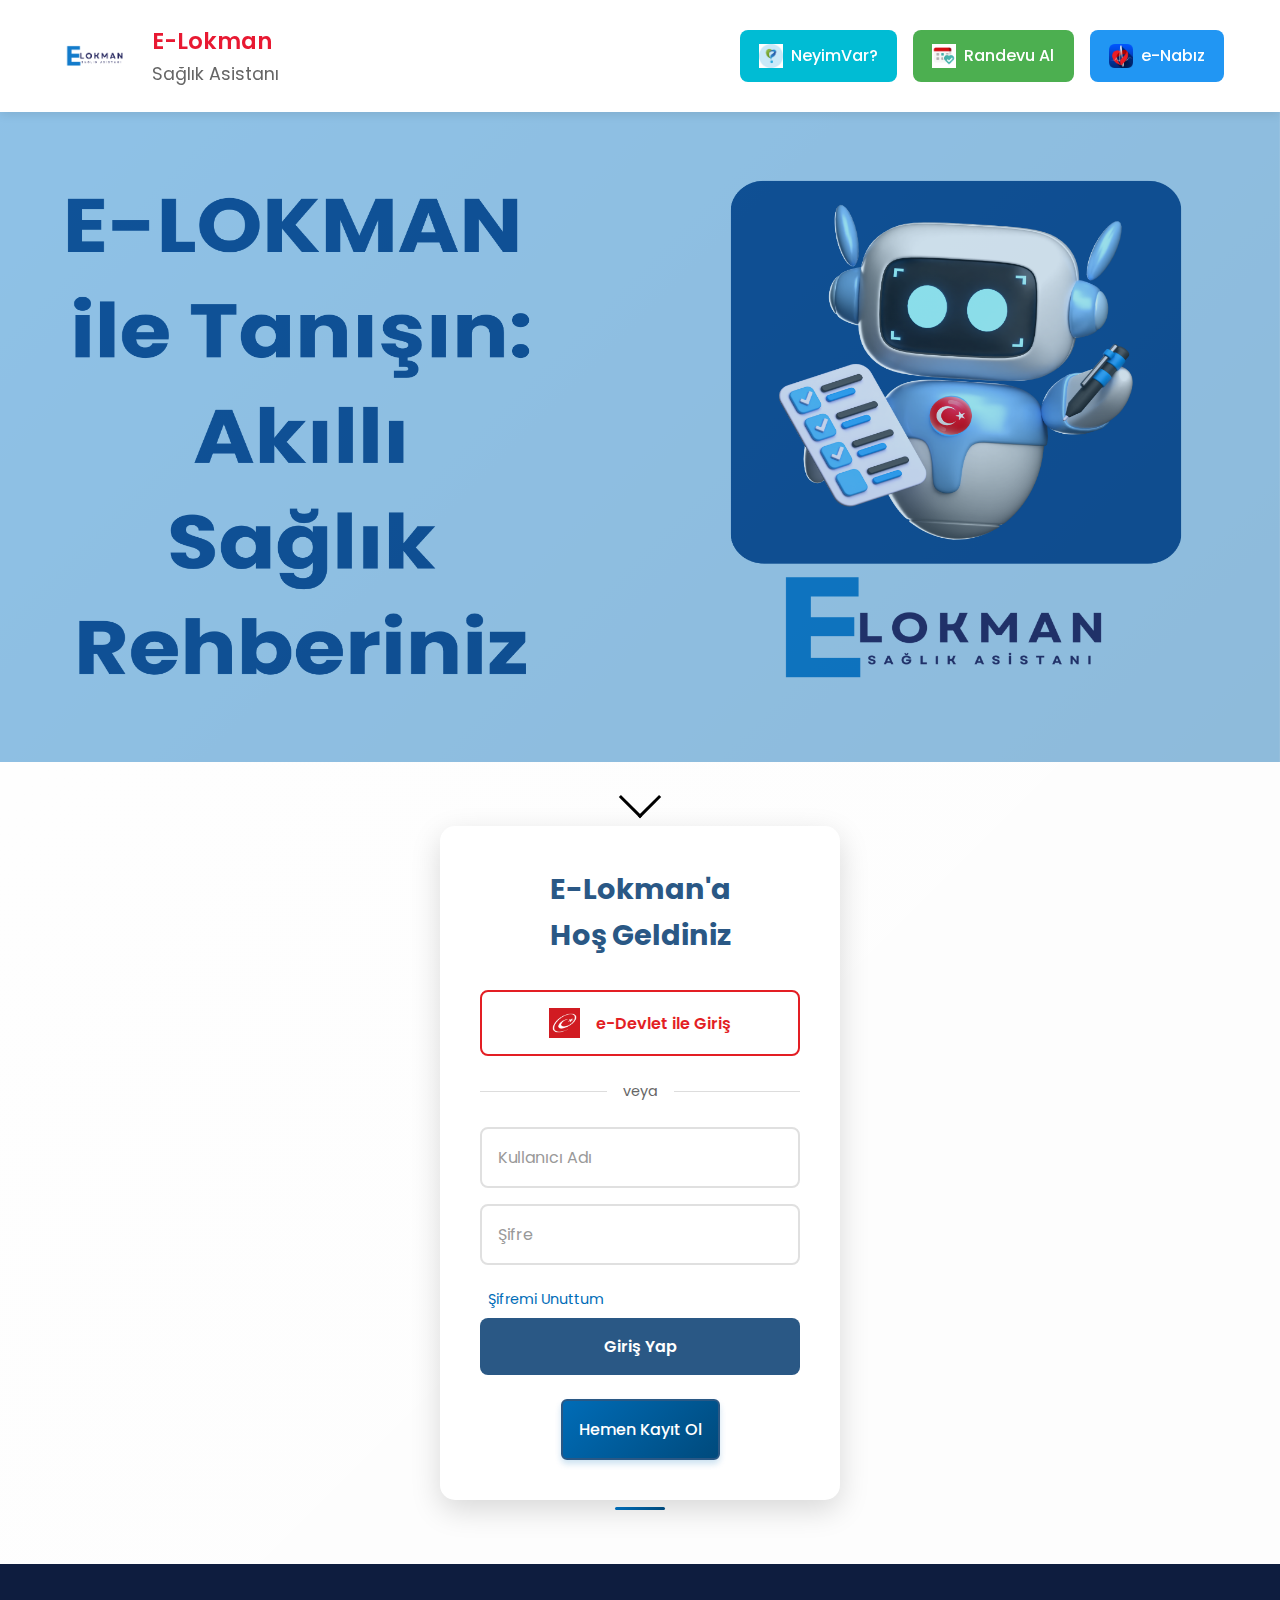
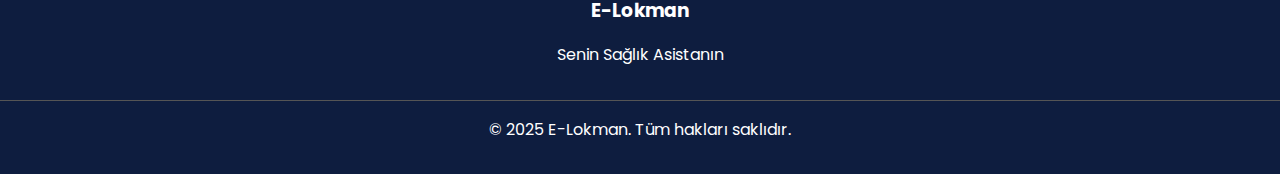
<file: index.html>
<!DOCTYPE html>
<html lang="tr">
<head>
    <meta charset="UTF-8">
    <meta name="viewport" content="width=device-width, initial-scale=1.0">
    <title>E-Lokman</title>
    <link rel="stylesheet" href="style.css">
    <link rel="stylesheet" href="https://cdnjs.cloudflare.com/ajax/libs/font-awesome/6.0.0/css/all.min.css">
</head>
<body>
    <header>
        <div class="header-container">
            <a href="/" class="logo">
                 <img src="img/elokman.png" alt="E-Lokman Logo" class="logo-img">
                <div class="logo-text">
                    <span>E-Lokman</span>
                    <span>Sağlık Asistanı</span>
                </div>
            </a>

                <div class="nav-buttons">
                 <a href="https://neyimvar.gov.tr" target="_blank" class="nav-btn neyim-var">
                     <img src="img/neyimvar.jpeg" alt="Neyim Var">
                     <span>NeyimVar?</span>
                 </a>
                 <a href="https://mhrs.gov.tr" target="_blank" class="nav-btn randevu">
                     <img src="img/mhrs-logo.png" alt="Randevu Al">
                     <span>Randevu Al</span>
                 </a>
                 <a href="https://enabiz.gov.tr" target="_blank" class="nav-btn e-nabiz">
                     <img src="img/enabız.png" alt="e-Nabız">
                     <span>e-Nabız</span>
                 </a>

             </div>
        </div>
    </header>

    <section class="hero-section">
        <img src="img/lokmantanıtım.png" alt="AI Asistan">
    </section>

    <div class="scroll-arrow" id="scrollArrow"></div>

    <main>
        <div class="giris-container">
            <h2>E-Lokman'a <br> Hoş Geldiniz</h2>
            <div class="giris-secenekleri">
                <div class="edevlet-giris">
                    <button onclick="window.open('https://giris.turkiye.gov.tr/Giris/', '_blank')"> <img src="img/edevlett.png" alt="e-Devlet Logo">
                        <p>e-Devlet ile Giriş</p>
                    </button>
                </div>

                <div class="form-ayrac">
                    <span>veya</span>
                </div>

                <div class="login-container">
                    <form id="loginForm">
                        <div class="input-group">
                            <input type="text" id="username" placeholder="Kullanıcı Adı" required>
                        </div>
                        <div class="input-group">
                            <input type="password" id="password" placeholder="Şifre" required>
                        </div>
                        <div class="sifremi-unuttum-container">
                            <button type="button" class="sifremi-unuttum-btn" id="sifremiUnuttumBtn">Şifremi Unuttum</button>
                        </div>
                        <button type="submit" class="login-btn">Giriş Yap</button>
                    </form>
                </div>

                <div class="kayit-link">
                    <button class="kayit-btn" id="kayitBtn">Hemen Kayıt Ol</button>
                </div>
            </div>

        <div id="kayitModal" class="modal">
            <div class="modal-icerik">
                <span class="kapat">&times;</span>
                <h2>Kayıt Ol</h2>
                <div class="form-scroll">
                    <form id="kayitFormu">
                        <div class="form-grup"><label for="tc">T.C. Kimlik No:</label><input type="text" id="tc" maxlength="11" pattern="\d{11}" required></div>
                        <div class="form-grup"><label for="ad">Ad:</label><input type="text" id="ad" required></div>
                        <div class="form-grup"><label for="soyad">Soyad:</label><input type="text" id="soyad" required></div>
                        <div class="form-grup cinsiyet-grup">
                            <label>Cinsiyet:</label>
                            <div class="cinsiyet-secenekleri">
                                <label class="cinsiyet-radio">
                                    <input type="radio" name="cinsiyet" value="erkek" required>
                                    <span class="radio-label">
                                        <i class="fas fa-mars"></i>
                                        Erkek
                                    </span>
                                </label>
                                <label class="cinsiyet-radio">
                                    <input type="radio" name="cinsiyet" value="kadin" required>
                                    <span class="radio-label">
                                        <i class="fas fa-venus"></i>
                                        Kadın
                                    </span>
                                </label>
                            </div>
                        </div>
                        <div class="form-grup"><label for="dogumTarihi">Doğum Tarihi:</label><input type="date" id="dogumTarihi" required></div>
                        <div class="form-grup"><label for="telefon">Telefon:</label><input type="tel" id="telefon" pattern="\d{10}" placeholder="5XX XXX XX XX" required></div>
                        <div class="form-grup"><label for="kayitEposta">E-posta:</label><input type="email" id="kayitEposta" required></div>
                        <div class="form-grup"><label for="kayitSifre">Şifre:</label><input type="password" id="kayitSifre" required></div>
                        <div class="form-grup"><label for="sifreTekrar">Şifre Tekrar:</label><input type="password" id="sifreTekrar" required></div>
                        <div class="form-grup">
                            <label class="checkbox-label">
                                <input type="checkbox" id="kvkkOnay" required>
                                <a href="#" id="kvkkLink">KVKK</a> metnini okudum ve onaylıyorum
                            </label>
                        </div>
                        <button type="submit" class="kayit-gonder-btn"><span>Kayıt Ol</span><div class="dalga"></div></button>
                    </form>
                </div>
            </div>
        </div>

        <div id="sifremiUnuttumModal" class="modal">
            <div class="modal-icerik">
                <span class="kapat">&times;</span>
                <h2>Şifremi Unuttum</h2>
                <form id="sifremiUnuttumFormu">
                    <div class="form-grup"><label for="sifremiUnuttumEposta">E-posta:</label><input type="email" id="sifremiUnuttumEposta" required></div>
                    <button type="submit" class="sifre-sifirla-btn"><span>Şifre Sıfırlama Linki Gönder</span><div class="dalga"></div></button>
                </form>
            </div>
        </div>

    </main>

    <footer>
        <div class="footer-icerik">
            <div class="footer-bolum">
                <h3>E-Lokman</h3>
                <p>Senin Sağlık Asistanın</p>
            </div>
        </div>
        <div class="footer-alt">
            <p>&copy; 2025 E-Lokman. Tüm hakları saklıdır.</p> </div>
    </footer>

    <!-- KVKK Modal -->
    <div id="kvkkModal" class="modal">
        <div class="modal-icerik kvkk-modal">
            <span class="kapat">&times;</span>
            <h2>Kişisel Verilerin Korunması Aydınlatma Metni</h2>
            <div class="kvkk-icerik">
                <p>E-Lokman Web Sağlık Asistanı olarak, kullanıcılarımızın gizliliğini önemsiyor ve 6698 sayılı Kişisel Verilerin Korunması Kanunu ("KVKK") kapsamında kişisel verilerinizin güvenliğini sağlamak için gerekli tüm teknik ve idari tedbirleri alıyoruz.</p>

                <h3>1. Veri Sorumlusu</h3>
                <p>İşbu metin kapsamında veri sorumlusu, [E-Lokman geliştirici ekibi]'dir. Sorularınız için bizimle [e-posta adresi] üzerinden iletişime geçebilirsiniz.</p>

                <h3>2. Toplanan Veriler</h3>
                <p>Sistemimiz üzerinden aşağıdaki kişisel veriler toplanabilir:</p>
                <ul>
                    <li>Ad, yaş, cinsiyet</li>
                    <li>Sağlık verileri (semptom bilgileri, giriş yapılan sorular)</li>
                    <li>Giriş tarih/saat bilgisi</li>
                    <li>Cihaz ve tarayıcı bilgileri (tanımlama amacıyla)</li>
                </ul>

                <h3>3. Verilerin İşlenme Amacı</h3>
                <p>Kişisel verileriniz;</p>
                <ul>
                    <li>Semptomlara dayalı sağlık tahmini sağlamak</li>
                    <li>Kişiselleştirilmiş öneriler sunmak</li>
                    <li>Randevu ve ilaç hatırlatmaları yapmak</li>
                    <li>Sistem performansını iyileştirmek</li>
                </ul>
                <p>amaçlarıyla sınırlı olarak işlenmektedir.</p>

                <h3>4. Veri Saklama Süresi</h3>
                <p>Verileriniz yalnızca hizmet süresi boyunca ve KVKK'ya uygun olarak gerekli süre kadar saklanır. Talep etmeniz durumunda verileriniz silinebilir veya anonimleştirilebilir.</p>

                <h3>5. Veri Aktarımı</h3>
                <p>Kişisel verileriniz, yurt dışına aktarılmamakta olup yalnızca sistem içi analiz ve yapay zeka süreçleri için kullanılmaktadır. Üçüncü kişilerle paylaşılmaz.</p>

                <h3>6. Haklarınız</h3>
                <p>KVKK'nın 11. maddesi uyarınca, kişisel verilerinizle ilgili olarak;</p>
                <ul>
                    <li>Bilgi alma</li>
                    <li>Düzeltme veya silinmesini talep etme</li>
                    <li>İşlenme amacını öğrenme</li>
                    <li>İtiraz etme</li>
                </ul>
                <p>haklarına sahipsiniz.</p>
            </div>
        </div>
    </div>

    <script src="script.js"></script>
</body>
</html>
</file>
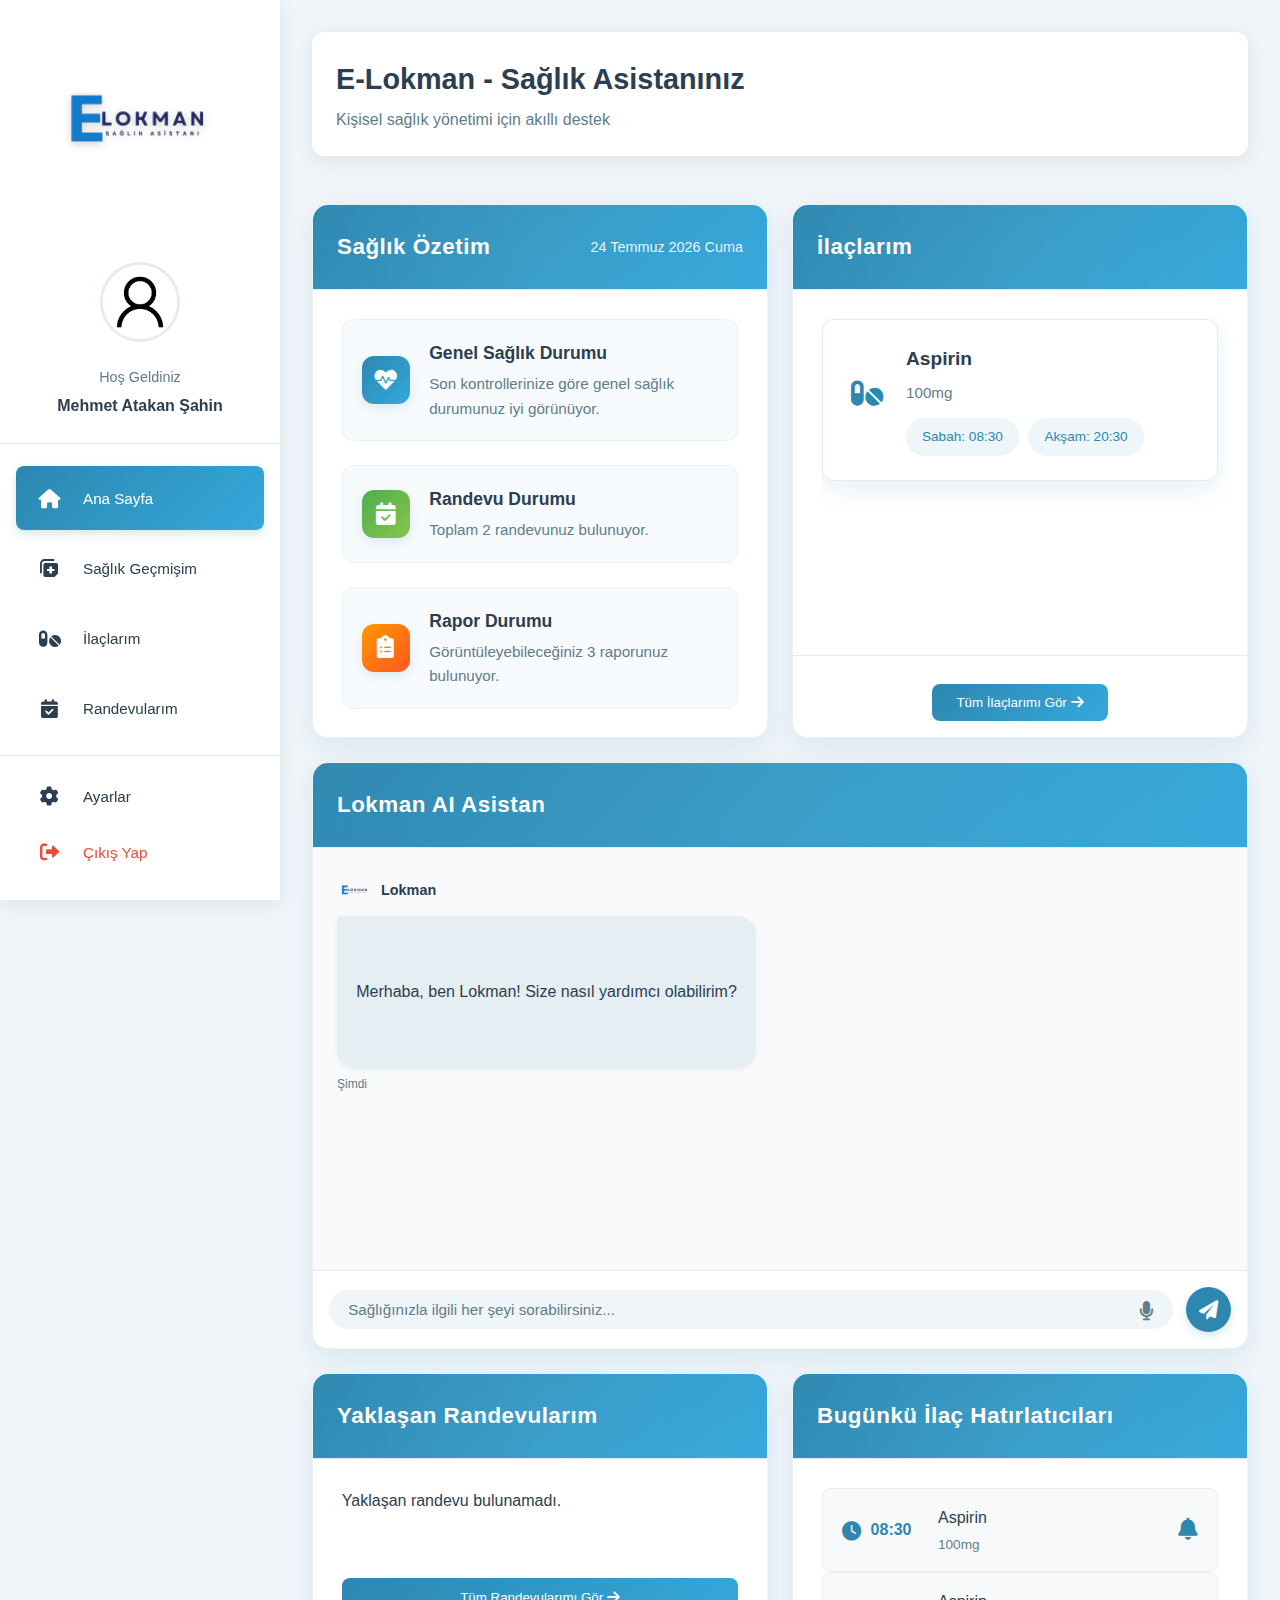
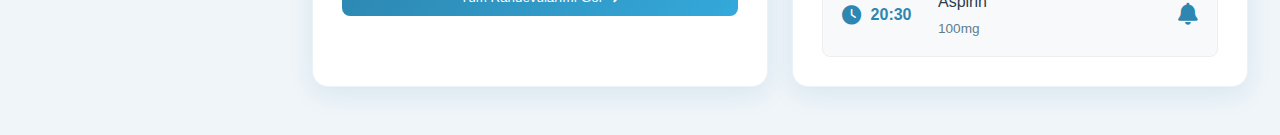
<file: ana-panel.html>
<!DOCTYPE html>
<html lang="tr">
<head>
    <meta charset="UTF-8">
    <meta name="viewport" content="width=device-width, initial-scale=1.0">
    <title>E-Lokman - Sağlık Asistanın</title>
    <link rel="stylesheet" href="ana-panel.css">
    <link rel="stylesheet" href="https://cdnjs.cloudflare.com/ajax/libs/font-awesome/6.0.0/css/all.min.css">
</head>
<body>
    <div class="container">
        <div class="sidebar" id="sidebar">
            <div class="logo-container">
                <img src="img/elokman.png" alt="E-Lokman Logo" class="logo">
            </div>

            <div class="user-info">
                <img src="img/user.png" alt="Kullanıcı Profili" class="user-avatar" id="userAvatar">
                <div class="user-details">
                    <h3>Hoş Geldiniz</h3>
                    <p id="userNameDisplay">Mehmet Atakan Şahin</p> </div>
            </div>

            <div class="side-nav">
                <button class="nav-btn active" data-section="homePage">
                    <div class="btn-icon"><i class="fas fa-home"></i></div>
                    <div class="btn-content"><span class="btn-title">Ana Sayfa</span></div>
                </button>
                <button class="nav-btn" data-section="healthHistory">
                    <div class="btn-icon"><i class="fas fa-notes-medical"></i></div>
                    <div class="btn-content"><span class="btn-title">Sağlık Geçmişim</span></div>
                </button>
                <button class="nav-btn" data-section="medications">
                    <div class="btn-icon"><i class="fas fa-pills"></i></div>
                    <div class="btn-content"><span class="btn-title">İlaçlarım</span></div>
                </button>
                <button class="nav-btn" data-section="appointments">
                    <div class="btn-icon"><i class="fas fa-calendar-check"></i></div>
                    <div class="btn-content"><span class="btn-title">Randevularım</span></div>
                </button>
                <button class="nav-btn" data-section="reports"> <div class="btn-icon"><i class="fas fa-clipboard-list"></i></div> <div class="btn-content"><span class="btn-title">Sağlık Raporlarım</span></div> </button> </div>

            <div class="sidebar-footer">
                <button class="settings-btn" id="settingsBtn">
                    <i class="fas fa-cog"></i>
                    <span>Ayarlar</span>
                </button>
                <button class="logout-btn" id="logoutBtn">
                    <i class="fas fa-sign-out-alt"></i>
                    <span>Çıkış Yap</span>
                </button>
            </div>
        </div>

        <div class="main-content" id="mainContent">

            <div class="content-section" id="homePage" style="display: block;"> <div class="content-header"> <div class="header-title"> <h1>E-Lokman - Sağlık Asistanınız</h1> <p>Kişisel sağlık yönetimi için akıllı destek</p> </div> </div> <div class="dashboard-grid">
                    <div class="dashboard-card summary-card">
                        <div class="card-header">
                            <h2>Sağlık Özetim</h2>
                            <span class="card-date" id="currentDate"></span> </div>
                        <div class="card-content" id="healthSummaryContent">
                            <div class="summary-item">
                                <div class="summary-icon health-status"><i class="fas fa-heartbeat"></i></div>
                                <div class="summary-details">
                                    <h3 id="summaryStatus">Genel Sağlık Durumu</h3>
                                    <p id="summaryStatusDesc">Yükleniyor...</p>
                                </div>
                            </div>
                            <div class="summary-item">
                                <div class="summary-icon appointments"><i class="fas fa-calendar-check"></i></div>
                                <div class="summary-details">
                                    <h3 id="summaryAppointments">Randevu Durumu</h3>
                                    <p id="summaryAppointmentsDesc">Yükleniyor...</p>
                                </div>
                            </div>
                            <div class="summary-item">
                                <div class="summary-icon reports"><i class="fas fa-clipboard-list"></i></div>
                                <div class="summary-details">
                                    <h3 id="summaryReports">Rapor Durumu</h3>
                                    <p id="summaryReportsDesc">Yükleniyor...</p>
                                </div>
                            </div>
                        </div>
                    </div>

                    <div class="dashboard-card medications-card">
                        <div class="card-header">
                            <h2>İlaçlarım</h2>
                        </div>
                        <div class="card-content">
                            <div class="medications-list" id="homeMedicationsList">
                                <p>İlaç bulunamadı.</p>
                            </div>
                            <div class="view-all-container">
                                <button class="view-all-btn" data-section-target="medications">
                                    <span>Tüm İlaçlarımı Gör</span>
                                    <i class="fas fa-arrow-right"></i>
                                </button>
                            </div>
                        </div>
                    </div>

                    <div class="dashboard-card ai-assistant-card">
                        <div class="card-header">
                            <h2>Lokman AI Asistan</h2>
                        </div>
                        <div class="card-content">
                            <div class="ai-chat-container">
                                <div class="chat-messages" id="chatMessages">
                                    <div class="message ai">
                                        <div class="message-info">
                                            <img src="img/elokman.png" alt="AI" class="message-avatar">
                                            <span class="message-sender">Lokman</span>
                                        </div>
                                        <div class="message-bubble">
                                            <p>Merhaba, ben Lokman! Size nasıl yardımcı olabilirim?</p>
                                        </div>
                                        <span class="message-time">Şimdi</span>
                                    </div>
                                </div>

                                <div class="chat-input">
                                    <div class="input-wrapper">
                                        <input type="text" id="userInput" placeholder="Sağlığınızla ilgili her şeyi sorabilirsiniz...">
                                        <button class="input-action-btn" id="micButton" title="Sesli Komut">
                                            <i class="fas fa-microphone"></i>
                                        </button>
                                    </div>
                                    <button class="send-btn" id="sendButton" title="Gönder">
                                        <i class="fas fa-paper-plane"></i>
                                    </button>
                                </div>
                            </div>
                        </div>
                    </div>

                    <div class="dashboard-card upcoming-card">
                        <div class="card-header">
                            <h2>Yaklaşan Randevularım</h2>
                        </div>
                        <div class="card-content">
                            <div class="appointment-list" id="homeAppointmentsList">
                                <p>Yaklaşan randevu bulunamadı.</p>
                            </div>

                            <button class="view-all-btn" data-section-target="appointments">
                                <span>Tüm Randevularımı Gör</span>
                                <i class="fas fa-arrow-right"></i>
                            </button>
                        </div>
                    </div>

                     <div class="dashboard-card medication-reminder-card">
                        <div class="card-header">
                             <h2>Bugünkü İlaç Hatırlatıcıları</h2>
                        </div>
                        <div class="card-content">
                            <div class="reminder-list" id="medicationReminders">
                                </div>
                            <div class="reminder-empty-state" id="emptyReminderState" style="display: none;">
                                <i class="fas fa-calendar-times"></i>
                                <p>Bugün için ilaç hatırlatıcısı bulunmuyor.</p>
                            </div>
                        </div>
                    </div>

                </div>
            </div>

            <div class="content-section" id="healthHistory" style="display: none;"> <div class="content-header"> <div class="header-title"> <h1>Sağlık Geçmişim</h1> <p>Hastane ziyaretleriniz ve tedavi geçmişiniz</p> </div> </div> <div class="history-grid">
                    <div class="history-card">
                        <div class="card-header">
                            <h2>Hastane Ziyaretlerim</h2>
                        </div>
                        <div class="card-content">
                            <div class="visit-list" id="healthHistoryList">
                                <p>Sağlık geçmişi bulunamadı.</p>
                            </div>
                        </div>
                    </div>
                </div>
            </div>

            <div class="content-section" id="medications" style="display: none;"> <div class="content-header"> <div class="header-title"> <h1>İlaçlarım</h1> <p>İlaç takibinizi buradan yapabilirsiniz</p> </div> <div class="header-actions"> <button class="add-med-btn" id="addMedBtn"> <i class="fas fa-plus"></i> Yeni İlaç Ekle </button> </div> </div> <div class="medications-grid" id="medicationsList">
                    <p>Kayıtlı ilaç bulunamadı.</p>
                </div>
            </div>

            <div class="content-section" id="appointments" style="display: none;"> <div class="content-header"> <div class="header-title"> <h1>Randevularım</h1> <p>Randevu takibi ve planlama</p> </div> </div> <div class="appointments-container">
                    <div class="appointments-header">
                        <button class="mhrs-btn" id="mhrsBtn">
                            <i class="fas fa-plus"></i>
                            MHRS'den Randevu Al
                        </button>
                    </div>

                    <div class="appointments-grid">
                        <div class="appointments-list">
                            <h2>Tüm Randevularım</h2>
                            <div class="appointment-items" id="appointmentsList">
                                <p>Kayıtlı randevu bulunamadı.</p>
                            </div>
                        </div>

                        <div class="add-appointment">
                            <h2>Manuel Randevu Ekle</h2>
                            <form id="addAppointmentForm"> <div class="form-group"> <label for="hospital">Hastane</label> <input type="text" id="hospital" required> </div> <div class="form-group"> <label for="department">Bölüm</label> <input type="text" id="department" required> </div> <div class="form-group"> <label for="doctor">Doktor</label> <input type="text" id="doctor" required> </div> <div class="form-group"> <label for="appDate">Tarih</label> <input type="date" id="appDate" required> </div> <div class="form-group"> <label for="appTime">Saat</label> <input type="time" id="appTime" required> </div> <button type="submit" class="submit-btn">Randevu Ekle</button> </form> </div>
                    </div>
                </div>
            </div>

             <div class="content-section" id="reports" style="display: none;"> <div class="content-header"> <div class="header-title"> <h1>Sağlık Raporlarım</h1> <p>Tüm sağlık raporlarınız</p> </div> <div class="header-actions"> <button class="add-report-btn" id="addReportBtn"> <i class="fas fa-plus"></i> Rapor Ekle </button> </div> </div> <div class="dashboard-card recent-patients-card">
                    <div class="card-content">
                        <table class="patients-table">
                            <thead>
                                <tr>
                                    <th>Rapor Türü</th>
                                    <th>Tarih</th>
                                    <th>Doktor</th>
                                    <th>Durum</th>
                                    <th>İşlem</th>
                                </tr>
                            </thead>
                            <tbody id="reportsTableBody">
                                <tr><td colspan="5">Rapor bulunamadı.</td></tr>
                            </tbody>
                        </table>
                    </div>
                </div>
            </div>

        </div>
    </div>

    <div class="modal" id="addMedModal">
        <div class="modal-content">
            <div class="modal-header">
                <h2>Yeni İlaç Ekle</h2>
                <button class="close-modal" data-modal-id="addMedModal">&times;</button>
            </div>
            <div class="modal-body">
                <form id="addMedForm"> <div class="form-group"> <label for="medName">İlaç Adı</label> <input type="text" id="medName" required> </div> <div class="form-group"> <label for="medDose">Doz</label> <input type="text" id="medDose" placeholder="Örn: 500mg" required> </div> <div class="form-group"> <label>Kullanım Zamanları ve Saatleri</label> <div class="schedule-checkboxes"> <div class="schedule-item"> <label> <input type="checkbox" name="schedule" value="sabah"> Sabah <input type="time" name="sabahTime" class="schedule-time" disabled> </label> </div> <div class="schedule-item"> <label> <input type="checkbox" name="schedule" value="ogle"> Öğle <input type="time" name="ogleTime" class="schedule-time" disabled> </label> </div> <div class="schedule-item"> <label> <input type="checkbox" name="schedule" value="aksam"> Akşam <input type="time" name="aksamTime" class="schedule-time" disabled> </label> </div> <div class="schedule-item"> <label> <input type="checkbox" name="schedule" value="gece"> Gece <input type="time" name="geceTime" class="schedule-time" disabled> </label> </div> </div> </div> <button type="submit" class="submit-btn">İlaç Ekle</button> </form> </div>
        </div>
    </div>

    <div class="modal" id="settingsModal">
        <div class="modal-content">
            <div class="modal-header">
                <h2>Ayarlar</h2>
                <button class="close-modal" data-modal-id="settingsModal">&times;</button>
            </div>
            <div class="modal-body">
                <form id="settingsForm"> <div class="form-group"> <label for="userName">Ad Soyad</label> <input type="text" id="userName" required> </div> <div class="form-group"> <label for="userEmail">E-posta</label> <input type="email" id="userEmail" required> </div> <div class="form-group"> <label for="userPhone">Telefon</label> <input type="tel" id="userPhone" pattern="[0-9]{10}" placeholder="5XX XXX XX XX" required> </div> <div class="form-group"> <label>Bildirim Tercihleri</label> <div class="checkbox-group"> <label> <input type="checkbox" name="notifications" value="email"> E-posta Bildirimleri </label> <label> <input type="checkbox" name="notifications" value="sms"> SMS Bildirimleri </label> <label> <input type="checkbox" name="notifications" value="push"> Uygulama Bildirimleri </label> </div> </div> <button type="submit" class="submit-btn">Kaydet</button> </form> </div>
        </div>
    </div>

    <div class="modal" id="reportViewModal">
        <div class="modal-content report-view-content">
            <div class="modal-header">
                <h2>Rapor Görüntüle</h2>
                <button class="close-modal" data-modal-id="reportViewModal">&times;</button>
            </div>
            <div class="modal-body">
                <div class="report-viewer">
                    <iframe id="reportFrame" src="" frameborder="0"></iframe>
                </div>
            </div>
        </div>
    </div>

    <div class="modal" id="addReportModal">
        <div class="modal-content">
            <div class="modal-header">
                <h2>Yeni Rapor Ekle</h2>
                <button class="close-modal" data-modal-id="addReportModal">&times;</button>
            </div>
            <div class="modal-body">
                <form id="addReportForm"> <div class="form-group"> <label for="reportType">Rapor Türü</label> <input type="text" id="reportType" required> </div> <div class="form-group"> <label for="reportDoctor">Doktor Adı</label> <input type="text" id="reportDoctor" required> </div> <div class="form-group"> <label for="reportDate">Tarih</label> <input type="date" id="reportDate" required> </div> <div class="form-group"> <label for="reportStatus">Durum</label> <select id="reportStatus" required> <option value="Normal">Normal</option> <option value="Takip Gerekli">Takip Gerekli</option> <option value="İyileşiyor">İyileşiyor</option> <option value="Diğer">Diğer</option> </select> </div> <div class="form-group"> <label for="reportFile">Rapor Dosyası (PDF, JPG, PNG - Max 5MB)</label> <input type="file" id="reportFile" accept=".pdf,.jpg,.jpeg,.png" required> <p class="file-info" id="addReportFileInfo"></p> </div> <button type="submit" class="submit-btn">Rapor Ekle</button> </form> </div>
        </div>
    </div>

  <div class="notification-container" id="notificationContainer"></div>

    <script src="ana-panel.js"></script>
</body>
</html>
</file>
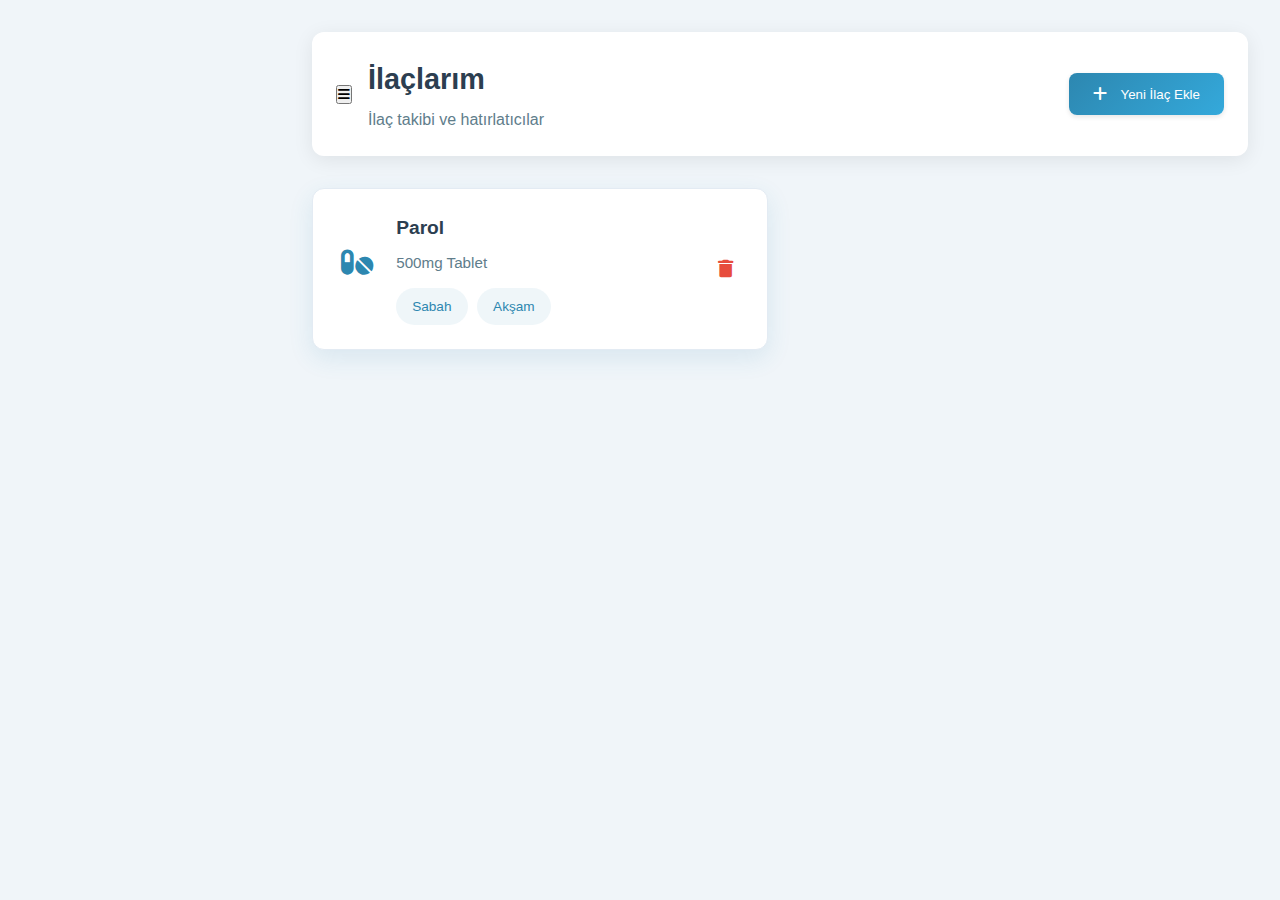
<file: ilaclarim.html>
<!DOCTYPE html>
<html lang="tr">
<head>
    <meta charset="UTF-8">
    <meta name="viewport" content="width=device-width, initial-scale=1.0">
    <title>İlaçlarım - E-Lokman</title>
    <link rel="stylesheet" href="ana-panel.css">
    <link rel="stylesheet" href="https://cdnjs.cloudflare.com/ajax/libs/font-awesome/6.0.0/css/all.min.css">
</head>
<body>
    <div class="container">

        <div class="main-content" id="mainContent">
            <div class="content-header">
                <button id="toggleSidebar" class="toggle-btn">
                    <i class="fas fa-bars"></i>
                </button>
                <div class="header-title">
                    <h1>İlaçlarım</h1>
                    <p>İlaç takibi ve hatırlatıcılar</p>
                </div>
                <button class="add-med-btn" onclick="openAddMedModal()">
                    <i class="fas fa-plus"></i>
                    Yeni İlaç Ekle
                </button>
            </div>
            
            <div class="medications-grid">
                <div class="med-card">
                    <div class="med-info">
                        <i class="fas fa-pills med-icon"></i>
                        <div class="med-details">
                            <h3>Parol</h3>
                            <p>500mg Tablet</p>
                            <div class="med-schedule">
                                <span class="schedule-badge">Sabah</span>
                                <span class="schedule-badge">Akşam</span>
                            </div>
                        </div>
                        <button class="delete-med-btn">
                            <i class="fas fa-trash"></i>
                        </button>
                    </div>
                </div>
            </div>
        </div>
    </div>

    <!-- İlaç Ekleme Modal -->
    <div class="modal" id="addMedModal">
        <div class="modal-content">
            <div class="modal-header">
                <h2>Yeni İlaç Ekle</h2>
                <button class="close-modal">&times;</button>
            </div>
            <div class="modal-body">
                <form id="addMedForm">
                    <div class="form-group">
                        <label>İlaç Adı</label>
                        <input type="text" required>
                    </div>
                    <div class="form-group">
                        <label>Doz</label>
                        <input type="text" placeholder="Örn: 500mg" required>
                    </div>
                    <div class="form-group">
                        <label>Kullanım Zamanları</label>
                        <div class="schedule-checkboxes">
                            <label><input type="checkbox" value="sabah"> Sabah</label>
                            <label><input type="checkbox" value="ogle"> Öğle</label>
                            <label><input type="checkbox" value="aksam"> Akşam</label>
                            <label><input type="checkbox" value="gece"> Gece</label>
                        </div>
                    </div>
                    <button type="submit" class="submit-btn">İlaç Ekle</button>
                </form>
            </div>
        </div>
    </div>
</body>
</html>
</file>
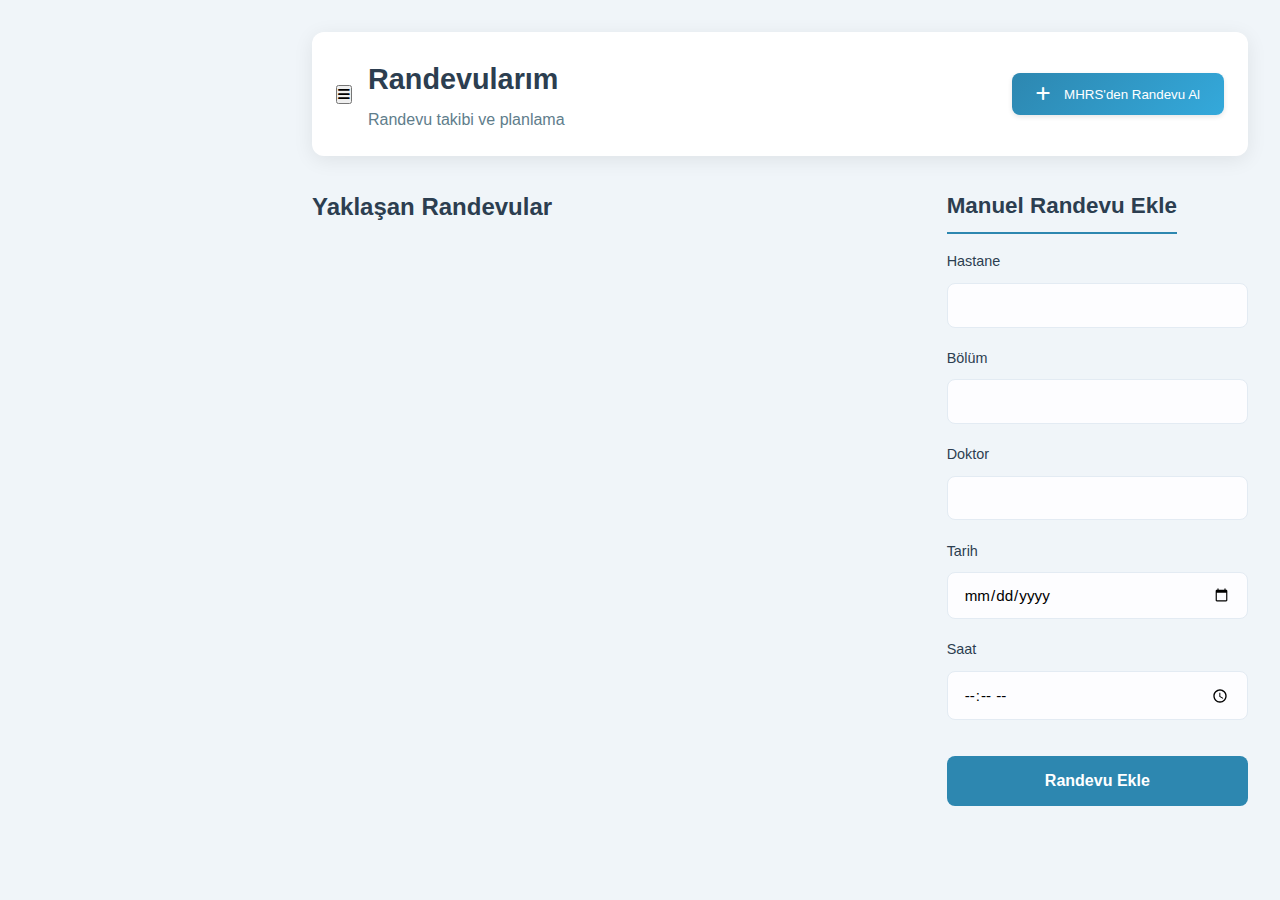
<file: randevularim.html>
<!DOCTYPE html>
<html lang="tr">
<head>
    <meta charset="UTF-8">
    <meta name="viewport" content="width=device-width, initial-scale=1.0">
    <title>Randevularım - E-Lokman</title>
    <link rel="stylesheet" href="ana-panel.css">
    <link rel="stylesheet" href="https://cdnjs.cloudflare.com/ajax/libs/font-awesome/6.0.0/css/all.min.css">
</head>
<body>
    <div class="container">
        <!-- Sidebar aynı kalacak -->
        <!-- Ana İçerik -->
        <div class="main-content" id="mainContent">
            <div class="content-header">
                <button id="toggleSidebar" class="toggle-btn">
                    <i class="fas fa-bars"></i>
                </button>
                <div class="header-title">
                    <h1>Randevularım</h1>
                    <p>Randevu takibi ve planlama</p>
                </div>
                <button class="mhrs-btn" onclick="window.location.href='https://mhrs.gov.tr'">
                    <i class="fas fa-plus"></i>
                    MHRS'den Randevu Al
                </button>
            </div>
            
            <div class="appointments-grid">
                <div class="upcoming-appointments">
                    <h2>Yaklaşan Randevular</h2>
                    <div class="appointment-list">
                        <!-- Mevcut randevular buraya gelecek -->
                    </div>
                </div>
                
                <div class="add-appointment">
                    <h2>Manuel Randevu Ekle</h2>
                    <form id="addAppointmentForm">
                        <div class="form-group">
                            <label>Hastane</label>
                            <input type="text" required>
                        </div>
                        <div class="form-group">
                            <label>Bölüm</label>
                            <input type="text" required>
                        </div>
                        <div class="form-group">
                            <label>Doktor</label>
                            <input type="text" required>
                        </div>
                        <div class="form-group">
                            <label>Tarih</label>
                            <input type="date" required>
                        </div>
                        <div class="form-group">
                            <label>Saat</label>
                            <input type="time" required>
                        </div>
                        <button type="submit" class="submit-btn">Randevu Ekle</button>
                    </form>
                </div>
            </div>
        </div>
    </div>
</body>
</html>
</file>
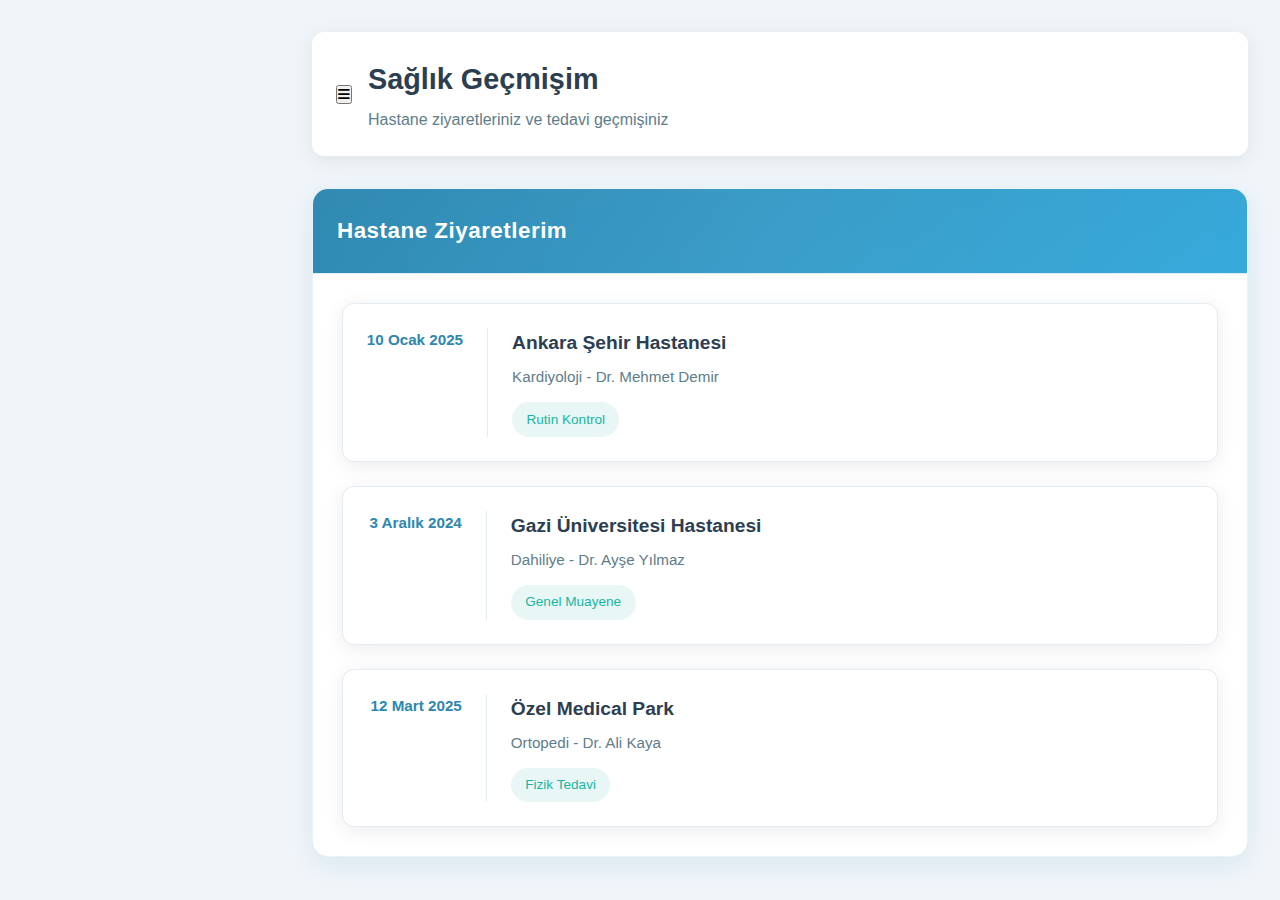
<file: saglik-gecmisim.html>
<!DOCTYPE html>
<html lang="tr">
<head>
    <meta charset="UTF-8">
    <meta name="viewport" content="width=device-width, initial-scale=1.0">
    <title>Sağlık Geçmişim - E-Lokman</title>
    <link rel="stylesheet" href="ana-panel.css">
    <link rel="stylesheet" href="https://cdnjs.cloudflare.com/ajax/libs/font-awesome/6.0.0/css/all.min.css">
</head>
<body>
    <div class="container">
       
        <div class="main-content" id="mainContent">
            <div class="content-header">
                <button id="toggleSidebar" class="toggle-btn">
                    <i class="fas fa-bars"></i>
                </button>
                <div class="header-title">
                    <h1>Sağlık Geçmişim</h1>
                    <p>Hastane ziyaretleriniz ve tedavi geçmişiniz</p>
                </div>
            </div>
            
            <div class="history-grid">
                <div class="history-card">
                    <div class="card-header">
                        <h2>Hastane Ziyaretlerim</h2>
                    </div>
                    <div class="card-content">
                        <div class="visit-list">
                            <div class="visit-item">
                                <div class="visit-date">10 Ocak 2025</div>
                                <div class="visit-details">
                                    <h3>Ankara Şehir Hastanesi</h3>
                                    <p>Kardiyoloji - Dr. Mehmet Demir</p>
                                    <span class="visit-type">Rutin Kontrol</span>
                                </div>
                            </div>
                            
                            <div class="visit-item">
                                <div class="visit-date">3 Aralık 2024</div>
                                <div class="visit-details">
                                    <h3>Gazi Üniversitesi Hastanesi</h3>
                                    <p>Dahiliye - Dr. Ayşe Yılmaz</p>
                                    <span class="visit-type">Genel Muayene</span>
                                </div>
                            </div>
                            
                            <div class="visit-item">
                                <div class="visit-date">12 Mart 2025</div>
                                <div class="visit-details">
                                    <h3>Özel Medical Park</h3>
                                    <p>Ortopedi - Dr. Ali Kaya</p>
                                    <span class="visit-type">Fizik Tedavi</span>
                                </div>
                            </div>
                        </div>
                    </div>
                </div>
            </div>
        </div>
    </div>
</body>
</html>
</file>
<file: style.css>
@import url('https://fonts.googleapis.com/css2?family=Poppins:wght@300;400;500;600;700&display=swap');

* {
    margin: 0;
    padding: 0;
    box-sizing: border-box;
    font-family: 'Poppins', sans-serif;
}

body {
    line-height: 1.6;
    background-color: #f5f5f5;
}


header {
    background-color: #fff;
    box-shadow: 0 2px 10px rgba(0,0,0,0.1);
    padding: 0.5rem 2rem;
    position: sticky;
    top: 0;
    z-index: 1000;
}

.header-container {
    max-width: 1200px;
    margin: 0 auto;
    display: flex;
    flex-direction: row;
    justify-content: space-between;
    align-items: center;
    gap: 1rem;
    padding: 0 1rem;
    z-index: 11105;
}


.logo {
    display: flex;
    align-items: center;
    gap: 1rem;
    text-decoration: none;
    padding: 0.5rem 0;
}

.logo-img {
    height: 80px;
    width: auto;
}

.logo-text {
    display: flex;
    flex-direction: column;
}

.logo-text span:first-child {
    color: #E81932;
    font-size: 1.4rem;
    font-weight: 600;
}

.logo-text span:last-child {
    color: #666;
    font-size: 1.1rem;
}


.nav-buttons {
    display: flex;
    gap: 1rem;
    margin-left: auto;
    padding-right: 0;
}

.nav-btn {
    display: flex;
    align-items: center;
    gap: 0.5rem;
    padding: 0.8rem 1.2rem;
    text-decoration: none;
    border-radius: 8px;
    transition: all 0.3s ease;
    color: #333;
    font-weight: 500;
}

.nav-btn img {
    height: 24px;
    width: 24px;
}

.nav-btn:hover {
    background-color: rgba(0,0,0,0.05);
}


.neyim-var {
    background-color: #00BCD4;
    color: white;
}

.randevu {
    background-color: #4CAF50;
    color: white;
}

.e-nabiz {
    background-color: #2196F3;
    color: white;
}

.harita {
    background-color: #F44336;
    color: white;
}

.nav-btn.neyim-var:hover,
.nav-btn.randevu:hover,
.nav-btn.e-nabiz:hover,
.nav-btn.harita:hover {
    transform: translateY(-2px);
    box-shadow: 0 4px 10px rgba(0,0,0,0.2);
}


@media (min-width: 768px) {
    .header-container {
        flex-direction: row;
        justify-content: space-between;
        align-items: center;
    }

    .nav-buttons {
        border-top: none;
        padding: 0;
        margin-left: auto;
    }
}

@media (max-width: 767px) {
    .nav-buttons {
        flex-wrap: wrap;
        justify-content: center;
    }

    .nav-btn {
        flex: 1 1 calc(50% - 1rem);
        justify-content: center;
    }
}

@media (max-width: 768px) {
    .header-container {
        flex-direction: column;
        padding: 0;
    }
    
    .nav-buttons {
        margin-left: 0;
        width: 100%;
        justify-content: center;
        padding: 1rem 0;
    }
}


.nav-btn::before {
    content: '';
    position: absolute;
    top: 0;
    left: 0;
    width: 100%;
    height: 100%;
    background: rgba(255,255,255,0.1);
    border-radius: 8px;
    transform: scale(0);
    transition: transform 0.3s ease;
}

.nav-btn:hover::before {
    transform: scale(1);
}


.nav-btn.active {
    background-color: rgba(0,0,0,0.1);
}


.nav-btn img {
    transition: transform 0.3s ease;
}

.nav-btn:hover img {
    transform: scale(1.1);
}

.hero-text {
    background: rgba(0, 0, 0, 0.6);
    padding: 2rem;
    border-radius: 10px;
    backdrop-filter: blur(5px);
}

.hero-text h1 {
    color: #ffffff;
    font-size: 2.5rem;
    margin-bottom: 1rem;
    font-weight: 600;
}

.hero-text p {
    color: #ffffff;
    font-size: 1.2rem;
    max-width: 600px;
}


.giris-container {
    max-width: 400px;
    margin: 2rem auto;
    padding: 2rem;
    background: white;
    border-radius: 12px;
    box-shadow: 0 4px 20px rgba(0, 0, 0, 0.1);
}

.giris-container h2 {
    text-align: center;
    color: #2A5885;
    margin-bottom: 2rem;
    font-size: 1.8rem;
}

.giris-secenekleri {
    display: flex;
    flex-direction: column;
    gap: 1.5rem;
}


.edevlet-giris button {
    width: 100%;
    padding: 1rem;
    border: 2px solid #E31E24;
    border-radius: 8px;
    background: white;
    display: flex;
    align-items: center;
    justify-content: center;
    gap: 1rem;
    cursor: pointer;
    transition: all 0.3s ease;
}

.edevlet-giris button:hover {
    background: #ffefef;
    transform: translateY(-2px);
}

.edevlet-giris img {
    height: 30px;
    width: auto;
}

.edevlet-giris p {
    color: #E31E24;
    font-weight: 600;
    font-size: 1rem;
    margin: 0;
}


.form-ayrac {
    display: flex;
    align-items: center;
    text-align: center;
    color: #666;
    font-size: 0.9rem;
}

.form-ayrac::before,
.form-ayrac::after {
    content: '';
    flex: 1;
    border-bottom: 1px solid #ddd;
}

.form-ayrac span {
    margin: 0 1rem;
}


.login-container {
    width: 100%;
}

.input-group {
    margin-bottom: 1rem;
}

.input-group input {
    width: 100%;
    padding: 1rem;
    border: 2px solid #e0e0e0;
    border-radius: 8px;
    font-size: 1rem;
    transition: all 0.3s ease;
}

.input-group input:focus {
    border-color: #2A5885;
    outline: none;
    box-shadow: 0 0 0 3px rgba(42, 88, 133, 0.1);
}

.login-btn {
    width: 100%;
    padding: 1rem;
    background: #2A5885;
    color: white;
    border: none;
    border-radius: 8px;
    font-size: 1rem;
    font-weight: 600;
    cursor: pointer;
    transition: all 0.3s ease;
}

.login-btn:hover {
    background: #1a4c7c;
    transform: translateY(-2px);
}


.kayit-link {
    text-align: center;
}

.kayit-btn {
    padding: 0.8rem 2rem;
    background: transparent;
    border: 2px solid #2A5885;
    color: #ffffff;
    border-radius: 8px;
    font-size: 1rem;
    font-weight: 600;
    cursor: pointer;
    transition: all 0.3s ease;
}

.kayit-btn:hover {
    background: #2A5885;
    color: rgb(255, 255, 255);
    transform: translateY(-2px);
}


@media (max-width: 480px) {
    .giris-container {
        margin: 1rem;
        padding: 1.5rem;
    }
    
    .edevlet-giris button {
        padding: 0.8rem;
    }
    
    .edevlet-giris img {
        height: 24px;
    }
}


.giris-container {
    background: #ffffff;
    padding: 2.5rem;
    border-radius: 15px;
    box-shadow: 0 10px 30px rgba(0,0,0,0.15);
    width: 100%;
    max-width: 400px;
    position: relative;
    z-index: 2;
}


@media (max-width: 768px) {
    nav ul {
        gap: 1rem;
    }

    nav ul li a {
        padding: 0.5rem;
        font-size: 0.9rem;
    }

    .logo span {
        font-size: 1.2rem;
    }
}

@media (max-width: 480px) {
    header {
        padding: 1rem;
    }

    nav ul {
        gap: 0.5rem;
    }

    .logo img {
        height: 40px;
    }
}


.hero-section {
    position: relative;
    width: 100%;
    height: 650px;
    overflow: hidden;
    display: flex;
    align-items: center;
    justify-content: center;
    background: linear-gradient(135deg, #006CB7, #004a7c);
}

.hero-section img {
    width: 100%;
    height: 100%;
    object-fit: fill;
    opacity: 0.8;
}


main {
    min-height: calc(100vh - 200px);
    display: flex;
    justify-content: center;
    align-items: center;
    padding: 2rem;
    background: linear-gradient(135deg, rgba(255,255,255,0.9), rgba(255,255,255,0.8));
    position: relative;
    z-index: 1;
}

.giris-container h2:after {
    content: '';
    position: absolute;
    bottom: -10px;
    left: 50%;
    transform: translateX(-50%);
    width: 50px;
    height: 3px;
    background: linear-gradient(90deg, #006CB7, #004a7c);
    border-radius: 2px;
}


.form-grup {
    margin-bottom: 1.2rem;
}

.form-grup label {
    display: block;
    margin-bottom: 0.5rem;
    color: #333;
    font-weight: 500;
    font-size: 0.9rem;
}

.form-grup input {
    width: 100%;
    padding: 0.8rem 1rem;
    border: 2px solid #e1e1e1;
    border-radius: 8px;
    font-size: 1rem;
    transition: all 0.3s ease;
    background: rgba(255,255,255,0.9);
}

.form-grup input:focus {
    border-color: #006CB7;
    box-shadow: 0 0 0 3px rgba(0,108,183,0.1);
    background: #fff;
}


.form-alt {
    display: flex;
    justify-content: space-between;
    align-items: center;
    margin: 1rem 0;
}

.form-alt label {
    display: flex;
    align-items: center;
    gap: 0.5rem;
    color: #555;
    font-size: 0.9rem;
}


@keyframes fadeIn {
    from {
        opacity: 0;
        transform: translateY(20px);
    }
    to {
        opacity: 1;
        transform: translateY(0);
    }
}


.giris-btn {
    background: linear-gradient(135deg, #006CB7, #004a7c);
    color: white;
    padding: 1rem;
    border: none;
    border-radius: 8px;
    cursor: pointer;
    font-weight: 500;
    transition: all 0.3s ease;
    width: 100%;
    position: relative;
    overflow: hidden;
    box-shadow: 0 4px 15px rgba(0,108,183,0.2);
}

.giris-btn:hover {
    transform: translateY(-2px);
    box-shadow: 0 6px 20px rgba(0,108,183,0.3);
}

.giris-btn span {
    position: relative;
    z-index: 1;
}


.sifremi-unuttum-btn {
    color: #666;
    text-decoration: none;
    font-size: 0.9rem;
    transition: color 0.3s ease;
    background: none;
    border: none;
    cursor: pointer;
    padding: 0.5rem;
}

.sifremi-unuttum-btn:hover {
    color: #004a7c;
    text-decoration: underline;
}


input[type="checkbox"] {
    width: 16px;
    height: 16px;
    border: 2px solid #006CB7;
    border-radius: 4px;
    cursor: pointer;
    accent-color: #006CB7;
}


/* Footer Styles */
footer {
    background-color: #0e1d3f;
    color: white;
    padding: 2rem 0;
}

.footer-icerik {
    max-width: 1200px;
    margin: 0 auto;
    display: flex;
    align-items: center;
    justify-content: center;
    padding: 0 2rem;
    gap: 2rem;
}



.footer-bolum {
    text-align: center;
}

.footer-bolum h3 {
    margin-bottom: 1rem;
}

.footer-bolum ul {
    list-style: none;
}

.footer-bolum ul li {
    margin-bottom: 0.5rem;
}

.footer-bolum ul li a {
    color: #ddd;
    text-decoration: none;
}

.footer-alt {
    text-align: center;
    margin-top: 2rem;
    padding-top: 1rem;
    border-top: 1px solid #555;
}


.giris-btn, .kayit-btn, .sifre-sifirla-btn, .kayit-gonder-btn {
    font-size: 1rem;
    font-weight: 500;
    padding: 1rem;
    border-radius: 6px;
    background: linear-gradient(135deg, #006CB7, #004a7c);
    box-shadow: 0 4px 6px rgba(0,108,183,0.2);
}

.kayit-gonder-btn, .sifre-sifirla-btn {
    width: 100%;
    padding: 1rem;
    background: linear-gradient(135deg, #006CB7, #004a7c);
    color: white;
    border: none;
    border-radius: 8px;
    font-size: 1rem;
    font-weight: 500;
    cursor: pointer;
    transition: all 0.3s ease;
    position: relative;
    overflow: hidden;
}

.kayit-gonder-btn:hover, .sifre-sifirla-btn:hover {
    transform: translateY(-2px);
    box-shadow: 0 4px 15px rgba(0, 108, 183, 0.3);
    background: linear-gradient(135deg, #005a9e, #003d6a);
}

.kayit-gonder-btn:active, .sifre-sifirla-btn:active {
    transform: translateY(0);
    box-shadow: 0 2px 8px rgba(0, 108, 183, 0.2);
}

.dalga {
    position: absolute;
    background: rgba(255, 255, 255, 0.3);
    border-radius: 50%;
    transform: scale(0);
    animation: dalga 0.6s linear;
    pointer-events: none;
}

@keyframes dalga {
    to {
        transform: scale(4);
        opacity: 0;
    }
}

.sifremi-unuttum-btn {
    background: none;
    border: none;
    color: #006CB7;
    cursor: pointer;
    font-size: 0.9rem;
    transition: color 0.3s ease;
}

.sifremi-unuttum-btn:hover {
    color: #004a7c;
    text-decoration: underline;
    
}


/* Modal Styles */
.modal {
    display: none;
    position: fixed;
    z-index: 1000;
    left: 0;
    top: 0;
    width: 100%;
    height: 100%;
    background-color: rgba(0, 0, 0, 0.5);
    overflow-y: auto;
    padding-top: 100px;
}

.modal-icerik {
    background-color: #fff;
    margin: 5% auto;
    padding: 2rem;
    border-radius: 12px;
    width: 90%;
    max-width: 500px;
    position: relative;
    box-shadow: 0 4px 20px rgba(0, 0, 0, 0.15);
}

.kapat {
    position: absolute;
    right: 1.5rem;
    top: 1rem;
    font-size: 1.5rem;
    font-weight: bold;
    color: #666;
    cursor: pointer;
    transition: color 0.3s ease;
}

.kapat:hover {
    color: #333;
}

.form-scroll {
    max-height: 70vh;
    overflow-y: auto;
    padding-right: 1rem;
}

.form-scroll::-webkit-scrollbar {
    width: 8px;
}

.form-scroll::-webkit-scrollbar-track {
    background: #f1f1f1;
    border-radius: 4px;
}

.form-scroll::-webkit-scrollbar-thumb {
    background: #006CB7;
    border-radius: 4px;
}

.form-scroll::-webkit-scrollbar-thumb:hover {
    background: #005a9e;
}


::placeholder {
    color: #999;
    opacity: 1;
}


input[type="checkbox"] {
    margin-right: 0.5rem;
    accent-color: #006CB7;
}


@media (max-width: 768px) {
    .hero-text h1 {
        font-size: 1.8rem;
    }
    
    .modal-icerik {
        width: 95%;
        margin: 2% auto;
    }

    .footer-icerik {
        flex-direction: column;
        text-align: center;
        justify-content: center;
        gap: 1rem;
    }

    .footer-logo img {
        margin-right: 0;
        margin-bottom: 1rem;
    }

    .footer-bolum {
        text-align: center;
    }
}



@media (max-width: 768px) {
    .saglik-ozeti-grid {
        grid-template-columns: 1fr;
    }
    
    .saglik-ozeti {
        padding: 1.5rem;
    }
    
    .saglik-ozeti h2 {
        font-size: 1.8rem;
    }
    
    .saglik-ozeti-item h3 {
        font-size: 1.2rem;
    }
    
    .saglik-ozeti-item p {
        font-size: 1.1rem;
    }
}

.cinsiyet-grup {
    margin-bottom: 20px;
}

.cinsiyet-secenekleri {
    display: flex;
    gap: 20px;
    margin-top: 10px;
}

.cinsiyet-radio {
    position: relative;
    cursor: pointer;
    flex: 1;
}

.cinsiyet-radio input[type="radio"] {
    position: absolute;
    opacity: 0;
    cursor: pointer;
}

.radio-label {
    display: flex;
    align-items: center;
    justify-content: center;
    gap: 8px;
    padding: 12px;
    border: 2px solid #e0e0e0;
    border-radius: 8px;
    transition: all 0.3s ease;
    background-color: #fff;
}

.cinsiyet-radio input[type="radio"]:checked + .radio-label {
    border-color: #006CB7;
    background-color: rgba(0, 108, 183, 0.1);
    color: #006CB7;
}

.cinsiyet-radio:hover .radio-label {
    border-color: #006CB7;
    background-color: rgba(0, 108, 183, 0.05);
}

.radio-label i {
    font-size: 1.2em;
}

.cinsiyet-radio input[type="radio"]:checked + .radio-label i {
    color: #006CB7;
}

.kvkk-modal {
    max-width: 800px;
    max-height: 80vh;
    overflow-y: auto;
}

.kvkk-icerik {
    padding: 1rem;
    line-height: 1.6;
}

.kvkk-icerik h3 {
    color: #006CB7;
    margin: 1.5rem 0 1rem;
    font-size: 1.2rem;
}

.kvkk-icerik p {
    margin-bottom: 1rem;
    color: #333;
}

.kvkk-icerik ul {
    margin: 1rem 0;
    padding-left: 1.5rem;
}

.kvkk-icerik li {
    margin-bottom: 0.5rem;
    color: #444;
}

#kvkkLink {
    color: #006CB7;
    text-decoration: none;
    font-weight: 500;
    transition: color 0.3s ease;
}

#kvkkLink:hover {
    color: #004a7c;
    text-decoration: underline;
}

.checkbox-label {
    display: flex;
    align-items: center;
    gap: 0.5rem;
    color: #333;
    font-size: 0.9rem;
}

.checkbox-label input[type="checkbox"] {
    width: 16px;
    height: 16px;
    margin: 0;
}

.scroll-arrow {
    width: 30px;
    height: 30px;
    border: solid black;
    border-width: 0 3px 3px 0;
    display: inline-block;
    padding: 3px;
    transform: rotate(45deg);
    position: absolute;
    left: 50%;
    margin-left: -15px;
    cursor: pointer;
    animation: bounce 2s infinite;
    z-index: 999;
    margin-top: 20px;
    margin-bottom: 20px;
}

@keyframes bounce {
    0%, 20%, 50%, 80%, 100% {
        transform: translateY(0);
    }
    40% {
        transform: translateY(-10px);
    }
    60% {
        transform: translateY(-5px);
    }
}
</file>
<file: ana-panel.css>
/* Ana Değişkenler */
:root {
    --primary-color: #2D87B0;
    --secondary-color: #34A9DB;
    --accent-color: #19B5A2;
    --background-color: #F0F5F9;
    --card-bg-color: #FFFFFF;
    --text-color: #2C3E50;
    --text-light: #607D8B;
    --border-color: #E3EBF3;
    --hover-color: #2578A9; /* Daha koyu hover rengi */
    --shadow: 0 4px 20px rgba(0, 0, 0, 0.08);
    --card-shadow: 0 8px 24px rgba(45, 135, 176, 0.12);
    --sidebar-width: 280px;
    --sidebar-collapsed-width: 70px;
    --success-color: #2ECC71;
    --warning-color: #F1C40F;
    --danger-color: #E74C3C;
    --info-color: #2196F3;
}

/* Genel Stiller */
* {
    margin: 0;
    padding: 0;
    box-sizing: border-box;
    font-family: 'Segoe UI', 'Roboto', 'Arial', sans-serif; /* Roboto eklendi */
}

html {
     scroll-behavior: smooth; /* Sayfa içi geçişler için */
}

body {
    background-color: var(--background-color);
    color: var(--text-color);
    line-height: 1.6;
    font-size: 16px; /* Temel font boyutu */
}

.container {
    display: flex;
    min-height: 100vh;
}

/* Sidebar Stilleri */
.sidebar {
    width: var(--sidebar-width);
    background: var(--card-bg-color);
    box-shadow: var(--shadow);
    height: 100vh;
    position: fixed;
    left: 0;
    top: 0;
    z-index: 1000;
    display: flex;
    flex-direction: column;
    transition: width 0.3s ease; /* Sadece genişlik animasyonu */
}

/* Sidebar Daraltılmış Durum (Opsiyonel - JS ile yönetilmeli) */
/* .sidebar.collapsed { */
/* width: var(--sidebar-collapsed-width); */
/* } */
/* .sidebar.collapsed .logo-text, */
/* .sidebar.collapsed .user-details, */
/* .sidebar.collapsed .btn-title, */
/* .sidebar.collapsed .settings-btn span, */
/* .sidebar.collapsed .logout-btn span { */
/* display: none; */
/* } */
/* .sidebar.collapsed .logo-container { */
/* justify-content: center; */
/* } */
/* .sidebar.collapsed .nav-btn { */
/* justify-content: center; */
/* } */
/* .sidebar.collapsed .btn-icon { */
/* margin: 0; */
/* } */

.logo-container {
    display: flex;
    align-items: center;
    justify-content: center; /* Logoyu ortala */
    gap: 1rem;
 /*   background: linear-gradient(135deg, var(--primary-color), var(--secondary-color)); */

    padding: 1.5rem; /* Padding ayarlandı */
}

.logo {
    width: 190px; /* Logo boyutu ayarlandı */
    height: auto;
    filter: drop-shadow(0 2px 4px rgba(0, 0, 0, 0.2));
    transition: filter 0.3s ease;
}
.logo:hover {
     filter: drop-shadow(0 4px 8px rgba(0, 0, 0, 0.3));
}


.user-info {
    padding: 1.5rem;
    border-bottom: 1px solid var(--border-color);
    text-align: center;
}

.user-avatar {
    width: 80px;
    height: 80px;
    border-radius: 50%;
    margin-bottom: 1rem;
    border: 3px solid var(--border-color);
    object-fit: cover; /* Resmin orantısını koru */
}

.user-details h3 {
    color: var(--text-light);
    font-size: 0.9rem;
    margin-bottom: 0.3rem;
    font-weight: 500; /* Biraz daha hafif */
}

.user-details p {
    color: var(--text-color);
    font-weight: 600;
    font-size: 1rem; /* Biraz büyütüldü */
}

/* Navigasyon Butonları */
.side-nav {
    padding: 1rem;
    flex: 1; /* Kalan alanı doldur */
    overflow-y: auto; /* Gerektiğinde kaydırma çubuğu */
}

.nav-btn {
    width: 100%;
    padding: 0.9rem 1rem; /* Padding ayarlandı */
    margin: 0.4rem 0; /* Boşluk ayarlandı */
    border: none;
    border-radius: 8px;
    background: transparent;
    display: flex;
    align-items: center;
    gap: 1rem;
    cursor: pointer;
    transition: background-color 0.3s ease, color 0.3s ease; /* Animasyon */
    color: var(--text-color);
    text-align: left; /* Metin sola hizalı */
}

.nav-btn:hover {
     background-color: rgba(45, 135, 176, 0.1); /* Hafif hover efekti */
     color: var(--primary-color);
}
.nav-btn.active {
    background: linear-gradient(135deg, var(--primary-color), var(--secondary-color));
    color: white;
    box-shadow: 0 4px 10px rgba(45, 135, 176, 0.2); /* Aktif butona gölge */
}

.btn-icon {
    width: 35px;
    height: 35px;
    display: flex;
    align-items: center;
    justify-content: center;
    border-radius: 8px;
    font-size: 1.2rem;
    flex-shrink: 0; /* İconun küçülmesini engelle */
}
.nav-btn.active .btn-icon {
     color: white; /* Aktifken ikon rengi */
}

.btn-title {
    font-weight: 500;
    font-size: 0.95rem;
}

/* Sidebar Footer */
.sidebar-footer {
    padding: 1rem;
    border-top: 1px solid var(--border-color);
    margin-top: auto; /* Footer'ı en alta iter */
}

.settings-btn, .logout-btn {
    width: 100%;
    padding: 0.9rem 1rem; /* Padding ayarlandı */
    border: none;
    border-radius: 8px;
    display: flex;
    align-items: center;
    gap: 1rem; /* İkon ve metin arası boşluk */
    cursor: pointer;
    transition: background-color 0.3s ease, color 0.3s ease;
    background: transparent;
    color: var(--text-color);
    margin-bottom: 0.5rem;
    font-size: 0.95rem; /* Font boyutu */
    font-weight: 500; /* Font ağırlığı */
}
.settings-btn i, .logout-btn i {
     font-size: 1.2rem; /* İkon boyutu */
     width: 35px; /* Hizalama için */
     text-align: center;
}


.settings-btn:hover {
    background: rgba(45, 135, 176, 0.1);
    color: var(--primary-color);
}
.logout-btn {
     color: var(--danger-color);
}
.logout-btn:hover {
    background: rgba(231, 76, 60, 0.1); /* Kırmızı hover */
    color: var(--danger-color);
}


/* Ana İçerik */
.main-content {
    margin-left: var(--sidebar-width);
    padding: 2rem;
    background: var(--background-color);
    min-height: 100vh;
    transition: margin-left 0.3s ease, width 0.3s ease; /* Animasyonlar */
    width: calc(100% - var(--sidebar-width));
}

/* Sidebar daraltıldığında ana içerik genişler (Opsiyonel - JS ile yönetilmeli) */
/* .main-content.expanded { */
/* margin-left: var(--sidebar-collapsed-width); */
/* width: calc(100% - var(--sidebar-collapsed-width)); */
/* } */

/* İçerik Başlığı */
.content-header {
    display: flex;
    align-items: center;
    justify-content: space-between;
    margin-bottom: 2rem;
    background: var(--card-bg-color);
    padding: 1.5rem;
    border-radius: 12px;
    box-shadow: var(--shadow);
    flex-wrap: wrap; /* Küçük ekranlarda alt alta gelmesi için */
    gap: 1rem; /* Elemanlar arası boşluk */
}

/* Toggle Butonu (Sidebar aç/kapa için - JS ile yönetilmeli) */
/* .toggle-btn { */
/* width: 40px; */
/* height: 40px; */
/* border: none; */
/* border-radius: 8px; */
/* background: var(--primary-color); */
/* color: white; */
/* display: flex; */
/* align-items: center; */
/* justify-content: center; */
/* cursor: pointer; */
/* transition: all 0.3s ease; */
/* margin-right: 1rem; */
/* } */
/* .toggle-btn:hover { */
/* background: var(--hover-color); */
/* transform: scale(1.05); */
/* } */

.header-title {
    flex-grow: 1; /* Mümkün olduğunca genişle */
}

.header-title h1 {
    font-size: 1.8rem;
    color: var(--text-color);
    margin-bottom: 0.3rem;
    font-weight: 600; /* Daha belirgin başlık */
}

.header-title p {
    color: var(--text-light);
    font-size: 1rem;
}

.header-actions {
    display: flex;
    gap: 1rem;
    flex-shrink: 0; /* Butonların küçülmesini engelle */
}

/* Genel Buton Stilleri (Örn: Yeni İlaç Ekle) */
.add-med-btn, .add-report-btn, .mhrs-btn {
    background: linear-gradient(135deg, var(--primary-color), var(--secondary-color));
    color: white;
    border: none;
    border-radius: 8px;
    padding: 0.8rem 1.5rem;
    display: inline-flex; /* İçeriğe göre genişle */
    align-items: center;
    gap: 0.8rem;
    cursor: pointer;
    transition: all 0.3s ease;
    font-weight: 500;
    box-shadow: 0 2px 5px rgba(0, 0, 0, 0.1);
    text-decoration: none; /* Linkler için */
    white-space: nowrap; /* Buton metni tek satırda */
}

.add-med-btn:hover, .add-report-btn:hover, .mhrs-btn:hover {
    background: linear-gradient(135deg, var(--hover-color), var(--primary-color)); /* Hover rengi */
    transform: translateY(-2px);
    box-shadow: 0 4px 10px rgba(45, 135, 176, 0.2);
}
.add-med-btn i, .add-report-btn i, .mhrs-btn i {
     font-size: 1rem;
}


/* Dashboard Grid */
.dashboard-grid {
    display: grid;
    /* grid-template-columns: repeat(auto-fit, minmax(400px, 1fr)); */ /* Otomatik sığdırma */
    grid-template-columns: repeat(2, 1fr); /* Varsayılan 2 sütun */
    gap: 1.5rem;
    padding: 1rem 0; /* Üst/alt boşluk */
    width: 100%;
}

/* Tam genişlikte kartlar için özel sınıf (AI Asistan gibi) */
.full-width-card {
    grid-column: 1 / -1; /* Tüm sütunları kapla */
}

/* Kart Stilleri */
.dashboard-card, .history-card {
    background: var(--card-bg-color);
    border-radius: 16px;
    box-shadow: var(--card-shadow);
    overflow: hidden; /* İçerik taşmasını engelle */
    transition: box-shadow 0.3s ease, transform 0.3s ease;
    border: 1px solid rgba(45, 135, 176, 0.1);
    display: flex;
    flex-direction: column; /* İçeriği dikeyde yönet */
    min-height: 300px; /* Minimum yükseklik */
}

.dashboard-card:hover, .history-card:hover {
    /* Hafif yükselme efekti */
    /* transform: translateY(-3px); */
    box-shadow: 0 12px 30px rgba(45, 135, 176, 0.15);
}

.ai-assistant-card, .recent-patients-card {
    grid-column: 1 / -1; /* Tam genişlik */
}
.recent-patients-card {
     min-height: auto; /* Tablo içeriğine göre yükseklik */
}


.card-header {
    padding: 1.5rem;
    border-bottom: 1px solid var(--border-color);
    display: flex;
    align-items: center;
    justify-content: space-between;
    background: linear-gradient(135deg, var(--primary-color), var(--secondary-color));
    color: white;
    position: relative;
    overflow: hidden;
}
.card-header::before { /* Hafif desen efekti */
    content: '';
    position: absolute;
    top: -50%;
    left: -50%;
    width: 200%;
    height: 200%;
    background: radial-gradient(circle, rgba(255,255,255,0.05) 0%, rgba(255,255,255,0) 70%);
    z-index: 1;
}

.card-header h2 {
    font-size: 1.4rem;
    margin: 0;
    position: relative;
    z-index: 2;
    font-weight: 600;
    letter-spacing: 0.5px;
}

.card-date {
    color: rgba(255, 255, 255, 0.9);
    font-size: 0.9rem;
    position: relative;
    z-index: 2;
    font-weight: 500;
}

.card-content {
    flex: 1; /* Kartın kalan alanını doldur */
    padding: 1.8rem;
    display: flex;
    flex-direction: column;
    position: relative; /* İçerik konumlandırması için */
}
/* Kart içeriği taşarsa scroll ekle (Örn: İlaç Listesi) */
.medications-list, .appointment-list, .chat-messages, .visit-list {
    flex-grow: 1; /* Alanı doldur */
    overflow-y: auto; /* Dikey scroll */
    padding-right: 10px; /* Scroll bar için boşluk */
    margin-right: -10px; /* Scroll bar'ı dışarı taşır gibi */
    max-height: 400px; /* Örnek maksimum yükseklik */
}
.medications-card .card-content,
.upcoming-card .card-content {
     padding-bottom: 70px; /* Alt butona yer aç */
}

/* Sağlık Özeti Kartı */
.summary-card .card-content {
     display: flex;
     flex-direction: column; /* Alt alta sırala */
     gap: 1.5rem; /* Özet itemleri arası boşluk */
}

.summary-item {
    display: flex;
    align-items: center;
    gap: 1.2rem;
    padding: 1.2rem;
    background: rgba(45, 135, 176, 0.03);
    border-radius: 12px;
    transition: background-color 0.3s ease;
    border: 1px solid rgba(45, 135, 176, 0.08);
}
.summary-item:hover {
    background-color: rgba(45, 135, 176, 0.06);
}

.summary-icon {
    width: 48px;
    height: 48px;
    border-radius: 12px;
    display: flex;
    align-items: center;
    justify-content: center;
    font-size: 1.4rem;
    box-shadow: 0 4px 12px rgba(45, 135, 176, 0.15);
    flex-shrink: 0;
}

.summary-icon.health-status { background: linear-gradient(135deg, var(--primary-color), var(--secondary-color)); color: white; }
.summary-icon.appointments { background: linear-gradient(135deg, #4CAF50, #8BC34A); color: white; }
.summary-icon.reports { background: linear-gradient(135deg, #FF9800, #FF5722); color: white; }

.summary-details {
    flex: 1;
}

.summary-details h3 {
    font-size: 1.1rem; /* Boyut ayarlandı */
    color: var(--text-color);
    margin-bottom: 0.3rem;
    font-weight: 600;
}

.summary-details p {
    color: var(--text-light);
    font-size: 0.95rem;
    margin: 0;
}

/* AI Asistan Kartı */
.ai-assistant-card .card-content {
    padding: 0; /* İç padding'i sıfırla */
}
.ai-chat-container {
    height: 500px; /* Sabit yükseklik */
    display: flex;
    flex-direction: column;
}

.chat-messages {
    flex: 1;
    overflow-y: auto;
    padding: 1.5rem; /* Mesajlar için iç boşluk */
    background-color: #f9fafb; /* Hafif farklı arka plan */
     max-height: none; /* Üstteki max-height'ı iptal et */
}

.message {
    margin-bottom: 1.5rem;
    display: flex;
    flex-direction: column; /* Bilgi ve balon alt alta */
}
.message.user { align-items: flex-end; }
.message.ai { align-items: flex-start; }

.message-info {
    display: flex;
    align-items: center;
    margin-bottom: 0.5rem;
    gap: 0.5rem;
}
.message.user .message-info { justify-content: flex-end; }

.message-avatar {
    width: 36px;
    height: 36px;
    border-radius: 50%;
    object-fit: cover;
}

.message-sender {
    font-weight: 600;
    font-size: 0.9rem;
    color: var(--text-color);
}

.message-bubble {
    background: var(--card-bg-color); /* Beyaz balon */
    padding: 0.8rem 1.2rem; /* İç boşluk */
    border-radius: 18px; /* Yuvarlak köşeler */
    max-width: 80%; /* Maksimum genişlik */
    white-space: pre-wrap; /* Satır sonlarını koru */
    word-wrap: break-word; /* Uzun kelimeleri kır */
    box-shadow: 0 2px 5px rgba(0,0,0,0.05);
    position: relative; /* Zaman için */
}

.message.ai .message-bubble {
    background: rgba(45, 135, 176, 0.1);
    color: var(--text-color);
    border-top-left-radius: 4px; /* Sivri köşe */
}

.message.user .message-bubble {
    background: var(--primary-color);
    color: white;
    border-top-right-radius: 4px; /* Sivri köşe */
}
.message-bubble p {
     margin: 0; /* Paragraf boşluğunu sıfırla */
     line-height: 1.5; /* Satır yüksekliği */
}
.message-bubble strong { /* Kalın metin stili */
     font-weight: 600;
}

.message-time {
    font-size: 0.75rem; /* Küçük font */
    color: var(--text-light);
    margin-top: 0.4rem; /* Balondan biraz boşluk */
    text-align: right; /* Sağa hizalı */
}
.message.ai .message-time { text-align: left; }


.chat-input {
    display: flex;
    gap: 0.8rem; /* Boşluk artırıldı */
    padding: 1rem; /* Padding artırıldı */
    background: var(--card-bg-color);
    border-top: 1px solid var(--border-color);
    align-items: center; /* Dikeyde ortala */
}

.input-wrapper {
    flex: 1;
    display: flex;
    align-items: center;
    background: #f0f5f9; /* Giriş alanı arka planı */
    border-radius: 20px; /* Daha yuvarlak */
    padding: 0.5rem 1rem; /* İç boşluk */
    position: relative;
}

.input-wrapper input {
    flex: 1;
    border: none;
    background: none;
    padding: 0.2rem;
    font-size: 0.95rem; /* Font boyutu */
    outline: none;
    color: var(--text-color);
    margin-right: 45px; /* Mikrofon butonu için yer aç */
}
.input-wrapper input::placeholder {
     color: var(--text-light);
}

#micButton {
    position: absolute;
    right: 10px; /* Konum ayarlandı */
    top: 50%;
    transform: translateY(-50%);
    background: none;
    border: none;
    border-radius: 50%;
    width: 35px;
    height: 35px;
    display: flex;
    align-items: center;
    justify-content: center;
    cursor: pointer;
    transition: background-color 0.3s ease, color 0.3s ease;
    color: var(--text-light);
}
#micButton:hover {
    background-color: rgba(0, 0, 0, 0.05);
    color: var(--primary-color);
}
#micButton.active {
    background-color: var(--primary-color);
    color: white;
}
#micButton i { font-size: 1.2rem; }

.send-btn {
    background: var(--primary-color);
    color: white;
    border: none;
    width: 45px; /* Boyut ayarlandı */
    height: 45px;
    border-radius: 50%;
    display: flex;
    align-items: center;
    justify-content: center;
    cursor: pointer;
    transition: all 0.3s ease;
    box-shadow: 0 4px 8px rgba(45, 135, 176, 0.2);
    flex-shrink: 0; /* Küçülmeyi engelle */
}

.send-btn i { font-size: 1.2rem; }

.send-btn:hover {
    background: var(--hover-color);
    transform: scale(1.05); /* Hafif büyüme */
}

.send-btn:active {
    transform: scale(0.98); /* Tıklama efekti */
}

/* Loading animasyonu */
.loading-dots {
    display: inline-flex; /* Yan yana */
    align-items: baseline; /* Noktaları hizala */
}

.loading-dots span {
    display: inline-block;
    width: 6px;
    height: 6px;
    background-color: currentColor; /* Balon rengini al */
    border-radius: 50%;
    margin: 0 2px;
    animation: loadingDots 1.4s infinite ease-in-out both;
}

.loading-dots span:nth-child(1) { animation-delay: -0.32s; }
.loading-dots span:nth-child(2) { animation-delay: -0.16s; }
.loading-dots span:nth-child(3) { animation-delay: 0s; }

@keyframes loadingDots {
  0%, 80%, 100% { transform: scale(0); }
  40% { transform: scale(1.0); }
}


/* Randevu Kartı & Listesi */
.appointment-list { /* Ana sayfa ve randevularım sayfası için */
    display: flex;
    flex-direction: column;
    gap: 1rem;
    max-height: 350px; /* Örnek yükseklik sınırı */
    overflow-y: auto; /* Gerektiğinde scroll */
}
.appointment-items { /* Sadece randevularım sayfası için */
    display: flex;
    flex-direction: column;
    gap: 1rem;
    margin-top: 1rem;
    max-height: none; /* Yükseklik sınırı yok */
    overflow-y: visible; /* Scroll yok */
}

.appointment-item {
    background: var(--card-bg-color);
    border-radius: 12px;
    padding: 1.5rem;
    box-shadow: 0 4px 15px rgba(0, 0, 0, 0.06);
    display: flex;
    align-items: center;
    gap: 1.5rem;
    transition: all 0.3s ease;
    border: 1px solid var(--border-color);
}
.appointment-item:hover {
    border-color: var(--primary-color);
    box-shadow: 0 6px 20px rgba(45, 135, 176, 0.1);
}

.appointment-time {
    min-width: 80px; /* Genişlik ayarlandı */
    text-align: center;
    flex-shrink: 0;
    border-right: 1px solid var(--border-color); /* Ayırıcı çizgi */
    padding-right: 1.5rem;
}

.appointment-time .time {
    font-size: 1.4rem; /* Saat boyutu */
    font-weight: 600;
    color: var(--primary-color);
    display: block;
    margin-bottom: 0.3rem;
}

.appointment-time .date {
    font-size: 0.9rem;
    color: var(--text-light);
}

.appointment-details {
     flex-grow: 1; /* Kalan alanı doldur */
}

.appointment-details h3 {
    font-size: 1.2rem;
    color: var(--text-color);
    margin: 0 0 0.4rem 0;
    font-weight: 600;
}

.appointment-details p {
    font-size: 0.95rem;
    color: var(--text-light);
    margin: 0;
}

.appointment-status {
    padding: 0.5rem 1rem; /* İç boşluk */
    border-radius: 20px;
    font-size: 0.85rem; /* Font küçültüldü */
    font-weight: 600; /* Daha belirgin */
    letter-spacing: 0.5px;
    white-space: nowrap;
    text-align: center;
}

.appointment-status.confirmed {
    background: rgba(46, 204, 113, 0.1); /* Yeşil arka plan */
    color: var(--success-color); /* Yeşil metin */
}
/* Diğer durumlar için stiller eklenebilir */
/* .appointment-status.pending { background: rgba(241, 196, 15, 0.1); color: var(--warning-color); } */
/* .appointment-status.cancelled { background: rgba(231, 76, 60, 0.1); color: var(--danger-color); } */


/* Tümünü Gör Butonu */
.view-all-container {
    position: absolute; /* Kartın altına sabitlenir */
    bottom: 0;
    left: 0;
    right: 0;
    background: var(--card-bg-color);
    padding: 1rem 1.8rem; /* Padding */
    border-top: 1px solid var(--border-color);
    text-align: center;
    border-bottom-left-radius: 16px; /* Kartın köşeleriyle uyumlu */
    border-bottom-right-radius: 16px;
}

.view-all-btn {
    width: auto; /* İçeriğe göre genişle */
    padding: 0.7rem 1.5rem; /* İç boşluk */

    background: linear-gradient(135deg, var(--primary-color), var(--secondary-color));
    color: white;
    border: none;
    border-radius: 8px;
    cursor: pointer;
    transition: all 0.3s ease;
    font-weight: 500;
    margin-top: 12px;
    
    
}

.view-all-btn:hover {
    transform: translateY(-2px);
    box-shadow: 0 4px 12px rgba(45, 135, 176, 0.2);
}

.view-all-btn i {
    font-size: 0.9rem; /* İkon boyutu */
    transition: transform 0.3s ease;
}

.view-all-btn:hover i {
    transform: translateX(3px); /* Hafif sağa kayma */
}

/* Sağlık Geçmişi Sayfası Stilleri */
.history-grid {
     display: grid;
     gap: 1.5rem;
}
.visit-list {
    display: flex;
    flex-direction: column;
    gap: 1.5rem; /* Ziyaretler arası boşluk */
     max-height: none; /* Yükseklik sınırı yok */
     overflow-y: visible;
}

.visit-item {
    background: var(--card-bg-color);
    border-radius: 12px;
    padding: 1.5rem;
    display: flex;
    gap: 1.5rem;
    box-shadow: var(--shadow);
    transition: all 0.3s ease;
    border: 1px solid var(--border-color);
}
.visit-item:hover {
    border-color: var(--accent-color);
    box-shadow: 0 6px 20px rgba(25, 181, 162, 0.1);
}

.visit-date {
    min-width: 120px; /* Biraz daha geniş */
    font-weight: 600;
    color: var(--primary-color);
    font-size: 0.95rem;
    padding-right: 1.5rem;
    border-right: 1px solid var(--border-color);
    text-align: right;
    flex-shrink: 0;
}

.visit-details {
     flex-grow: 1;
}
.visit-details h3 {
    font-size: 1.2rem;
    color: var(--text-color);
    margin: 0 0 0.4rem 0;
    font-weight: 600;
}
.visit-details p {
     font-size: 0.95rem;
     color: var(--text-light);
     margin: 0 0 0.8rem 0; /* Tip etiketi için boşluk */
}

.visit-type {
    display: inline-block;
    padding: 0.4rem 0.9rem; /* İç boşluk */
    border-radius: 20px;
    background: rgba(25, 181, 162, 0.1); /* Accent color */
    color: var(--accent-color);
    font-size: 0.85rem; /* Küçük font */
    font-weight: 500;
}


/* İlaç Yönetimi Sayfası Stilleri */
.medications-grid {
    display: grid;
    /* grid-template-columns: repeat(auto-fill, minmax(320px, 1fr)); */ /* Otomatik sığdırma */
     grid-template-columns: repeat(2, 1fr); /* Varsayılan 2 sütun */
    gap: 1.5rem;
     max-height: none;
     overflow-y: visible;
}

.med-card {
    background: var(--card-bg-color);
    border-radius: 12px;
    padding: 1.5rem;
    box-shadow: var(--card-shadow);
    transition: all 0.3s ease;
    border: 1px solid var(--border-color);
    display: flex; /* İçerik için */
    flex-direction: column; /* İçeriği alt alta */
}
.med-card:hover {
    border-color: var(--primary-color);
    box-shadow: 0 6px 20px rgba(45, 135, 176, 0.1);
}

.med-info {
    display: flex;
    align-items: center; /* Dikey hizalama */
    gap: 1.2rem;
}

.med-icon {
    width: 40px;
    height: 40px;
    font-size: 1.8rem; /* İkon boyutu */
    color: var(--primary-color);
    flex-shrink: 0;
    text-align: center;
}

.med-details {
    flex-grow: 1; /* Kalan alanı doldur */
}

.med-details h3 {
    font-size: 1.2rem;
    color: var(--text-color);
    margin: 0 0 0.4rem 0;
    font-weight: 600;
}

.med-details p { /* Doz bilgisi */
    color: var(--text-light);
    margin: 0 0 0.8rem 0;
    font-size: 0.95rem;
}

.med-schedule {
     display: flex;
     flex-wrap: wrap; /* Zaman etiketleri sığmazsa alt satıra */
     gap: 0.6rem; /* Etiketler arası boşluk */
}

.schedule-badge {
    display: inline-flex;
    align-items: center;
    padding: 0.5rem 1rem; /* İç boşluk */
    border-radius: 20px;
    background: rgba(45, 135, 176, 0.08);
    color: var(--primary-color);
    font-size: 0.85rem; /* Font boyutu */
    font-weight: 500; /* Font ağırlığı */
    transition: background-color 0.3s ease;
}
.schedule-badge:hover {
     background-color: rgba(45, 135, 176, 0.15);
}

.delete-med-btn {
    margin-left: auto; /* Sağa yasla */
    color: var(--danger-color);
    background: none;
    border: none;
    cursor: pointer;
    padding: 0.6rem; /* Tıklama alanı */
    border-radius: 50%;
    transition: background-color 0.3s ease;
    font-size: 1.1rem; /* İkon boyutu */
    line-height: 1; /* Hizalama için */
    flex-shrink: 0;
}

.delete-med-btn:hover {
    background: rgba(231, 76, 60, 0.1);
}

/* Randevu Yönetimi Sayfası Stilleri */
.appointments-container {
    background: var(--card-bg-color);
    border-radius: 12px;
    box-shadow: var(--shadow);
    padding: 1.5rem;
}
.appointments-header {
    display: flex;
    justify-content: flex-end; /* MHRS butonunu sağa al */
    margin-bottom: 1.5rem;
    border-bottom: 1px solid var(--border-color); /* Ayırıcı çizgi */
    padding-bottom: 1.5rem;
}
.appointments-grid {
    display: grid;
    grid-template-columns: 2fr 1fr; /* Liste daha geniş, form daha dar */
    gap: 2rem; /* Aradaki boşluk */
}

.appointments-list h2, .add-appointment h2 {
     font-size: 1.4rem;
     margin-bottom: 1rem;
     color: var(--text-color);
     font-weight: 600;
     padding-bottom: 0.5rem;
     border-bottom: 2px solid var(--primary-color);
     display: inline-block; /* Sadece metin kadar yer kapla */
}


/* Genel Form Stilleri */
.form-group {
    margin-bottom: 1.2rem; /* Form elemanları arası boşluk */
}

.form-group label {
    display: block;
    margin-bottom: 0.6rem; /* Etiket altı boşluk */
    color: var(--text-color);
    font-weight: 500;
    font-size: 0.9rem;
}

.form-group input[type="text"],
.form-group input[type="email"],
.form-group input[type="tel"],
.form-group input[type="date"],
.form-group input[type="time"],
.form-group input[type="file"],
.form-group select,
.form-group textarea {
    width: 100%;
    padding: 0.8rem 1rem; /* İç boşluk */
    border: 1px solid var(--border-color);
    border-radius: 8px;
    outline: none;
    transition: border-color 0.3s ease, box-shadow 0.3s ease;
    font-size: 0.95rem;
    background-color: #fdfdff; /* Hafif beyaz arka plan */
}
.form-group input[type="file"] {
     padding: 0.5rem; /* Dosya inputu için farklı padding */
     background-color: transparent;
     border: 1px dashed var(--border-color); /* Farklı görünüm */
     cursor: pointer;
}
.form-group input[type="file"]::-webkit-file-upload-button { /* Chrome/Edge/Safari */
     background: var(--primary-color);
     color: white;
     border: none;
     padding: 0.5rem 1rem;
     border-radius: 6px;
     cursor: pointer;
     margin-right: 1rem;
     transition: background-color 0.3s ease;
}
.form-group input[type="file"]::-webkit-file-upload-button:hover {
     background: var(--hover-color);
}
.form-group input[type="file"]::file-selector-button { /* Firefox */
    background: var(--primary-color);
    color: white;
    border: none;
    padding: 0.5rem 1rem;
    border-radius: 6px;
    cursor: pointer;
    margin-right: 1rem;
    transition: background-color 0.3s ease;
}
.form-group input[type="file"]::file-selector-button:hover {
    background: var(--hover-color);
}

.form-group input:focus,
.form-group select:focus,
.form-group textarea:focus {
    border-color: var(--primary-color);
    box-shadow: 0 0 0 3px rgba(45, 135, 176, 0.1);
}
.form-group textarea {
     min-height: 100px; /* Textarea için minimum yükseklik */
     resize: vertical; /* Sadece dikeyde boyutlandırma */
}

.submit-btn {
    width: 100%;
    padding: 1rem;
    background: var(--primary-color);
    color: white;
    border: none;
    border-radius: 8px;
    font-size: 1rem;
    font-weight: 600;
    cursor: pointer;
    transition: all 0.3s ease;
    margin-top: 1rem; /* Üstten boşluk */
}

.submit-btn:hover {
    background: var(--hover-color);
    transform: translateY(-2px);
    box-shadow: 0 4px 10px rgba(45, 135, 176, 0.2);
}

/* Modal Stilleri */
.modal {
    display: none; /* Başlangıçta gizli */
    position: fixed;
    top: 0;
    left: 0;
    width: 100%;
    height: 100%;
    background: rgba(0, 0, 0, 0.6); /* Arka plan karartma */
    z-index: 1100; /* Diğer elemanların üzerinde */
    overflow-y: auto; /* İçerik sığmazsa scroll */
    padding: 2rem; /* Kenarlardan boşluk */
    display: none; /* JS ile açılacak */
    align-items: center; /* İçeriği dikeyde ortala */
    justify-content: center; /* İçeriği yatayda ortala */
    animation: fadeIn 0.3s ease; /* Açılış animasyonu */
}
/* Modal açıldığında görünür yap */
.modal[style*="block"] {
     display: flex;
}

.modal-content {
    background: var(--card-bg-color);
    width: 100%;
    max-width: 550px; /* Maksimum genişlik */
    border-radius: 12px;
    box-shadow: var(--shadow);
    display: flex;
    flex-direction: column;
    max-height: 90vh; /* Maksimum yükseklik */
    animation: scaleUp 0.3s ease; /* Açılış animasyonu */
}

.modal-header {
    padding: 1.5rem;
    border-bottom: 1px solid var(--border-color);
    display: flex;
    justify-content: space-between;
    align-items: center;
    flex-shrink: 0; /* Başlığın küçülmesini engelle */
}

.modal-header h2 {
    color: var(--text-color);
    font-size: 1.3rem;
    margin: 0; /* Boşluk sıfırla */
    font-weight: 600;
}

.close-modal {
    background: none;
    border: none;
    font-size: 1.8rem; /* Boyut artırıldı */
    color: var(--text-light);
    cursor: pointer;
    padding: 0.2rem; /* Tıklama alanı */
    line-height: 1; /* Hizalama için */
    transition: color 0.3s ease;
}

.close-modal:hover {
    color: var(--danger-color);
}

.modal-body {
    padding: 1.5rem;
    overflow-y: auto; /* Modal içeriği taşarsa scroll */
    flex-grow: 1; /* Kalan alanı doldur */
}

/* İlaç Ekleme Modal Zaman Seçenekleri */
.schedule-checkboxes {
    display: grid;
    grid-template-columns: repeat(2, 1fr); /* 2 sütunlu */
    gap: 1rem; /* Aradaki boşluk */
}
.schedule-item label {
    display: flex;
    align-items: center;
    gap: 0.8rem; /* Checkbox, metin ve saat arası */
    padding: 0.8rem; /* İç boşluk */
    background-color: #f9fafb;
    border: 1px solid var(--border-color);
    border-radius: 8px;
    cursor: pointer;
    transition: border-color 0.3s, background-color 0.3s;
    font-size: 0.9rem;
}
.schedule-item label:hover {
     border-color: var(--primary-color);
     background-color: #f5f9fc;
}
.schedule-item input[type="checkbox"] {
    width: auto; /* Otomatik boyut */
    cursor: pointer;
    accent-color: var(--primary-color); /* Checkbox rengi */
    height: 16px; /* Boyut */
    width: 16px;
}
.schedule-time {
    margin-left: auto; /* Saati sağa yasla */
    padding: 0.4rem 0.6rem; /* İç boşluk */
    border: 1px solid #ccc;
    border-radius: 6px;
    font-size: 0.9rem;
    max-width: 100px; /* Maksimum genişlik */
}
.schedule-time:disabled {
    background: #e9ecef;
    cursor: not-allowed;
    opacity: 0.7;
}

/* Ayarlar Modal Checkbox Grubu */
.checkbox-group {
    display: flex;
    flex-direction: column;
    gap: 0.8rem; /* Checkboxlar arası */
}
.checkbox-group label {
    display: flex;
    align-items: center;
    gap: 0.8rem;
    cursor: pointer;
    font-size: 0.95rem;
}
.checkbox-group input[type="checkbox"] {
    width: auto;
    margin: 0;
    accent-color: var(--primary-color);
    height: 16px;
    width: 16px;
}

/* Rapor Ekleme Modal Dosya Bilgisi */
.file-info {
    font-size: 0.85rem; /* Font boyutu */
    color: var(--text-light);
    margin-top: 0.6rem;
    display: block; /* Görünür yap */
    min-height: 1.2em; /* Boşken yer kaplasın */
}


/* Sağlık Raporları Tablosu Stilleri */
.patients-table {
    width: 100%;
    border-collapse: collapse; /* Kenarlıkları birleştir */
    margin-top: 1rem;
    font-size: 0.95rem; /* Tablo font boyutu */
}

.patients-table th,
.patients-table td {
    padding: 1rem 1.2rem; /* Hücre içi boşluk */
    text-align: left;
    border-bottom: 1px solid var(--border-color);
    vertical-align: middle; /* Dikeyde ortala */
}

.patients-table th {
    background-color: #f8f9fa;
    font-weight: 600;
    color: var(--text-light); /* Başlık rengi */
    font-size: 0.9rem; /* Başlık fontu */
    text-transform: uppercase; /* Büyük harf */
    letter-spacing: 0.5px;
}

.patients-table tbody tr:hover {
    background-color: #f8f9fc; /* Satır üzerine gelince renk */
}

.patient-info {
    display: flex;
    align-items: center;
    gap: 1rem;
}

.document-icon {
    font-size: 1.5rem;
    color: var(--primary-color);
    width: 40px;
    text-align: center;
    flex-shrink: 0;
}

.patient-info div {
    flex: 1;
}

.patient-info h4 {
    margin: 0;
    font-size: 1rem;
    color: var(--text-color);
    font-weight: 500; /* Normal ağırlık */
}

.patient-info span { /* Dosya adı */
    font-size: 0.8rem;
    color: var(--text-light);
    display: block; /* Alt satırda göster */
    margin-top: 0.2rem;
}

.status-badge {
    padding: 0.5rem 1rem;
    border-radius: 20px;
    font-size: 0.8rem; /* Küçük font */
    font-weight: 600;
    display: inline-block;
    min-width: 100px; /* Minimum genişlik */
    text-align: center;
    text-transform: uppercase; /* Büyük harf */
    letter-spacing: 0.5px;
}

.status-badge.stable, .status-badge[class*="Normal"] { /* Hem class hem içerik için */
    background-color: rgba(46, 204, 113, 0.1);
    color: var(--success-color);
}

.status-badge.warning, .status-badge[class*="Takip"] {
    background-color: rgba(241, 196, 15, 0.1);
    color: var(--warning-color);
}

.status-badge.improving, .status-badge[class*="İyileşiyor"] {
    background-color: rgba(33, 150, 243, 0.1);
    color: var(--info-color);
}
/* Diğer durumlar için renkler eklenebilir */
.status-badge.other {
     background-color: rgba(158, 158, 158, 0.1); /* Gri */
     color: #616161;
}


.table-action-btn {
    padding: 0.6rem; /* Padding */
    background-color: transparent;
    border: 1px solid transparent; /* Başlangıçta border yok */
    border-radius: 50%; /* Yuvarlak buton */
    cursor: pointer;
    transition: all 0.3s;
    color: var(--text-light); /* İkon rengi */
    font-size: 1rem; /* İkon boyutu */
    margin: 0 0.2rem; /* Butonlar arası hafif boşluk */
    line-height: 1; /* Hizalama */
    width: 36px; /* Sabit boyut */
    height: 36px;
}

.table-action-btn:hover {
    background-color: rgba(45, 135, 176, 0.1); /* Hover arka plan */
    color: var(--primary-color); /* Hover ikon rengi */
}
.table-action-btn.delete-report-btn:hover { /* Silme butonu için farklı renk */
     background-color: rgba(231, 76, 60, 0.1);
     color: var(--danger-color);
}


/* İlaç Hatırlatıcı Kartı Stilleri */
.medication-reminder-card .card-content {
     padding-bottom: 1.8rem; /* Alt boşluk */
}
.reminder-list {
    display: flex;
    flex-direction: column;
    gap: 1rem;
    max-height: 300px; /* Yükseklik sınırı */
    overflow-y: auto;
}

.reminder-item {
    display: flex;
    align-items: center;
    gap: 1rem;
    padding: 1rem 1.2rem; /* İç boşluk */
    background: #f8f9fa;
    border-radius: 8px;
    transition: background-color 0.3s ease;
    border: 1px solid #eee;
}

.reminder-item:hover {
    background: #f1f3f5;
}

.reminder-item.past {
    opacity: 0.7;
    background: #f5f5f5;
    border-color: #ddd;
}
.reminder-item.past .reminder-time,
.reminder-item.past .reminder-details h3 {
     color: var(--text-light); /* Geçmiş hatırlatıcılar soluk */
}


.reminder-time {
    display: flex;
    align-items: center;
    gap: 0.6rem; /* İkon ve saat arası */
    min-width: 80px;
    color: var(--primary-color);
    font-weight: 600; /* Saat belirgin */
    font-size: 1rem;
    flex-shrink: 0;
}

.reminder-time i {
    font-size: 1.2rem;
    color: inherit; /* Ana rengi al */
}

.reminder-details {
    flex: 1;
}

.reminder-details h3 { /* İlaç adı */
    margin: 0 0 0.2rem 0;
    font-size: 1rem;
    color: var(--text-color);
    font-weight: 500;
}

.reminder-details p { /* Doz */
    margin: 0;
    font-size: 0.85rem;
    color: var(--text-light);
}

.reminder-status {
    font-size: 1.4rem; /* İkon boyutu */
    flex-shrink: 0;
}
.reminder-status i.fa-bell { color: var(--primary-color); }
.reminder-status i.fa-check-circle { color: var(--success-color); }


.reminder-empty-state {
    display: none; /* Başlangıçta gizli */
    flex-direction: column;
    align-items: center;
    justify-content: center;
    padding: 3rem 1rem; /* İç boşluk */
    text-align: center;
    color: var(--text-light);
    min-height: 150px; /* Minimum yükseklik */
    border: 2px dashed var(--border-color);
    border-radius: 12px;
}

.reminder-empty-state i {
    font-size: 2.5rem;
    margin-bottom: 1rem;
    opacity: 0.6;
}

.reminder-empty-state p {
    margin: 0;
    font-size: 0.95rem;
}

/* Bildirim Stilleri */
.notification-container {
    position: fixed;
    top: 20px;
    right: 20px;
    z-index: 2000; /* En üstte */
    display: flex;
    flex-direction: column;
    gap: 10px;
    width: clamp(300px, 90%, 450px); /* Genişlik aralığı */
}

.notification {
    background: white;
    border-radius: 8px;
    padding: 15px 20px;
    box-shadow: 0 4px 12px rgba(0, 0, 0, 0.15);
    display: flex;
    align-items: flex-start; /* Dikeyde üste hizala */
    gap: 15px;
    opacity: 1;
    transition: opacity 0.3s ease-out, transform 0.3s ease-out;
    transform: translateX(0);
    border-left: 5px solid var(--info-color); /* Tip rengi için sol border */
}

.notification.removing {
    opacity: 0;
    transform: translateX(100%);
}

/* Bildirim Tipleri */
.notification-info { border-left-color: var(--info-color); }
.notification-success { border-left-color: var(--success-color); }
.notification-warning { border-left-color: var(--warning-color); }
.notification-error { border-left-color: var(--danger-color); }

.notification-icon {
    width: 30px;
    height: 30px;
    border-radius: 50%;
    display: flex;
    align-items: center;
    justify-content: center;
    color: white;
    font-size: 1.1rem;
    flex-shrink: 0;
    margin-top: 2px; /* Başlıkla hizalama */
}

/* İkon Renkleri */
.notification-info .notification-icon { background: var(--info-color); }
.notification-success .notification-icon { background: var(--success-color); }
.notification-warning .notification-icon { background: var(--warning-color); }
.notification-error .notification-icon { background: var(--danger-color); }


.notification-content {
    flex: 1;
    word-wrap: break-word;
}

.notification-title {
    font-weight: 600;
    margin: 0 0 5px 0;
    color: var(--text-color);
    font-size: 1rem;
}

.notification-message {
    margin: 0;
    font-size: 0.9rem;
    color: var(--text-light);
    line-height: 1.4;
}

.notification-close {
    background: none;
    border: none;
    color: #999;
    cursor: pointer;
    padding: 0;
    font-size: 1.3rem;
    transition: color 0.3s;
    line-height: 1;
    margin-left: 10px;
}

.notification-close:hover {
    color: var(--text-color);
}

@keyframes fadeIn {
    from { opacity: 0; }
    to { opacity: 1; }
}
@keyframes scaleUp {
     from { transform: scale(0.95); opacity: 0; }
     to { transform: scale(1); opacity: 1; }
}

/* Rapor Görüntüleme Modal Stilleri */
.report-view-content { /* Modal içeriği için özel sınıf */
    max-width: 90%; /* Daha geniş */
    width: 100%;
    height: 90vh; /* Yüksekliği ayarla */
    padding: 0; /* İç boşluğu sıfırla */
    display: flex;
    flex-direction: column;
}
.report-view-content .modal-header { /* Başlık farklı olabilir */
     background-color: #f8f9fa;
}

.report-view-content .modal-body {
     padding: 0; /* Body padding sıfırla */
     flex-grow: 1; /* Kalan alanı doldur */
     display: flex; /* iframe'i ortalamak için */
     justify-content: center;
     align-items: center;
     overflow: hidden; /* Taşan iframe'i gizle */
}

.report-viewer {
    width: 100%;
    height: 100%;
    display: flex;
    justify-content: center;
    align-items: center;
    overflow: auto; /* Gerekirse iframe içinde scroll */
}

#reportFrame {
    width: 100%; /* iframe genişliği */
    height: 100%; /* iframe yüksekliği */
    border: none;
    /* transform: rotate(90deg); */ /* Döndürme kaldırıldı, içerik kendi karar versin */
    /* transform-origin: center; */
}


/* İçerik Bölümleri (Section'lar arası geçiş) */
.content-section {
    animation: fadeIn 0.4s ease; /* Geçiş animasyonu */
}

/* Responsive Tasarım */
@media (max-width: 1200px) {
    .dashboard-grid {
        grid-template-columns: 1fr; /* Büyük ekranlarda tek sütun */
    }
    .appointments-grid {
        grid-template-columns: 1fr; /* Randevu sayfası tek sütun */
    }
     .medications-grid {
          grid-template-columns: 1fr; /* İlaç sayfası tek sütun */
     }
}

@media (max-width: 992px) {
     .main-content {
          padding: 1.5rem; /* İçerik padding azalt */
     }
     .header-title h1 { font-size: 1.6rem; }
     .header-title p { font-size: 0.9rem; }
     .patients-table th, .patients-table td { padding: 0.8rem; }
     .patient-info { flex-direction: column; align-items: flex-start; gap: 0.5rem;}
     .document-icon { margin-bottom: 0.5rem; }
     .visit-item, .appointment-item { flex-direction: column; align-items: flex-start; }
     .visit-date, .appointment-time { border-right: none; border-bottom: 1px solid var(--border-color); padding-right: 0; padding-bottom: 1rem; margin-bottom: 1rem; text-align: left; min-width: 100%;}

}

@media (max-width: 768px) {
    .sidebar {
        /* Küçük ekranlarda sidebar gizlenebilir veya farklı davranabilir */
        /* Örnek: transform: translateX(-100%); */
        width: 100%; /* Veya mobil için tam genişlik */
        height: auto;
        position: relative; /* Sabit yerine normal akış */
        box-shadow: none;
    }
    .main-content {
        margin-left: 0; /* Sidebar üstteyse margin sıfır */
        width: 100%;
        padding: 1rem; /* Daha az padding */
    }
    .dashboard-grid, .appointments-grid, .medications-grid {
        grid-template-columns: 1fr; /* Her zaman tek sütun */
    }
    .modal-content {
         max-width: 95%;
         max-height: 95vh;
    }
    .content-header {
         padding: 1rem;
         flex-direction: column; /* Başlık ve butonlar alt alta */
         align-items: flex-start;
    }
    .header-title h1 { font-size: 1.4rem; }
    .chat-input { flex-direction: column; gap: 0.5rem; }
    .send-btn { width: 100%; }
    .patients-table { font-size: 0.85rem; }
    .patients-table th, .patients-table td { padding: 0.6rem; }
    .status-badge { padding: 0.4rem 0.8rem; font-size: 0.75rem; min-width: 80px;}
    .table-action-btn { width: 32px; height: 32px; font-size: 0.9rem;}
    .schedule-checkboxes { grid-template-columns: 1fr; } /* Tek sütun */
}
</file>
